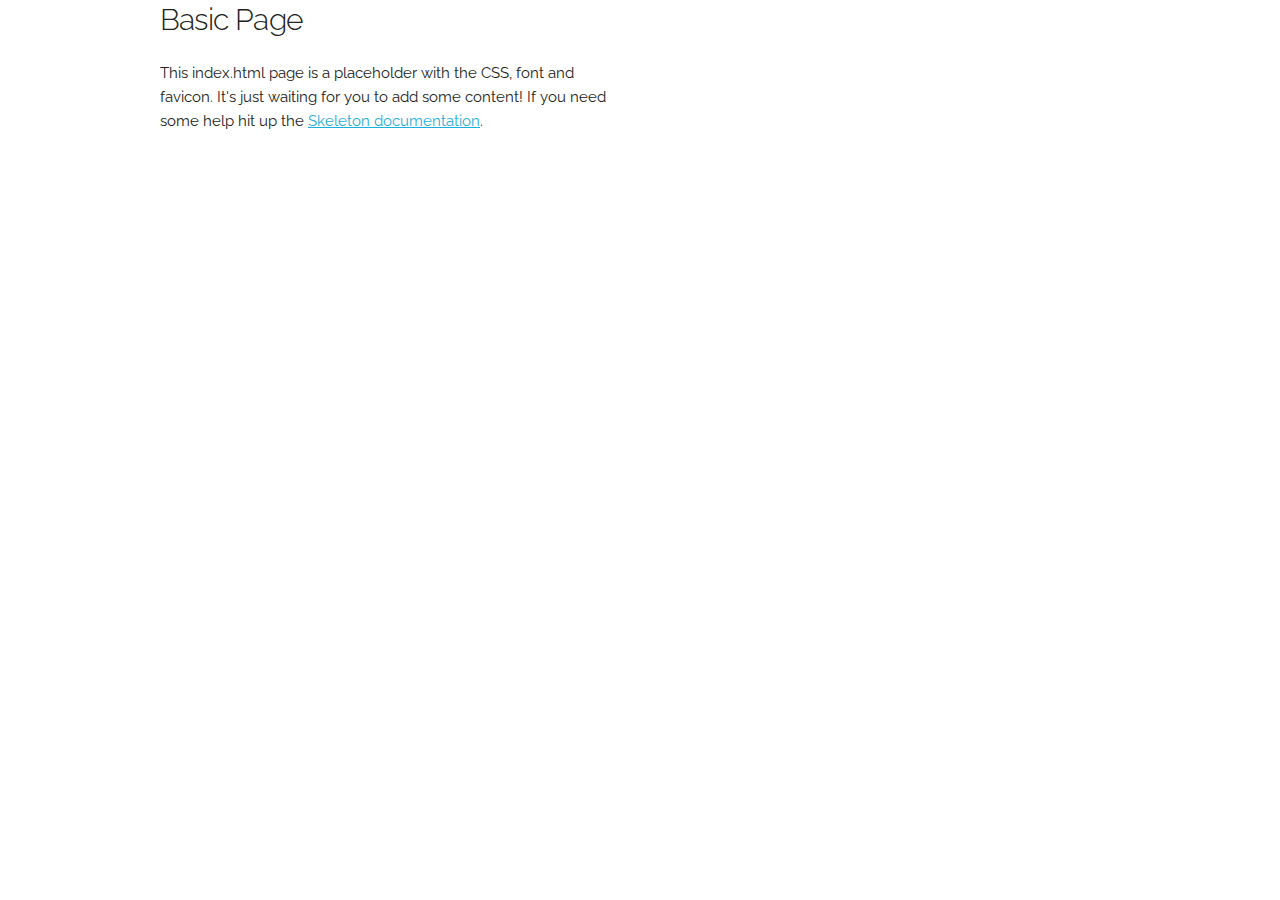
<file: skeleton-custom/index.html>
<!DOCTYPE html>
<html lang="en">
<head>

  <!-- Basic Page Needs
  –––––––––––––––––––––––––––––––––––––––––––––––––– -->
  <meta charset="utf-8">
  <title>Your page title here :)</title>
  <meta name="description" content="">
  <meta name="author" content="">

  <!-- Mobile Specific Metas
  –––––––––––––––––––––––––––––––––––––––––––––––––– -->
  <meta name="viewport" content="width=device-width, initial-scale=1">

  <!-- FONT
  –––––––––––––––––––––––––––––––––––––––––––––––––– -->
  <link href="//fonts.googleapis.com/css?family=Raleway:400,300,600" rel="stylesheet" type="text/css">

  <!-- CSS
  –––––––––––––––––––––––––––––––––––––––––––––––––– -->
  <link rel="stylesheet" href="css/normalize.css">
  <link rel="stylesheet" href="css/skeleton.css">

  <!-- Favicon
  –––––––––––––––––––––––––––––––––––––––––––––––––– -->
  <link rel="icon" type="image/png" href="images/favicon.png">

</head>
<body>

  <!-- Primary Page Layout
  –––––––––––––––––––––––––––––––––––––––––––––––––– -->
  <section id="header">
    <div class="container">
      <div class="row">
        <div class="one-half column">
          <h4>Basic Page</h4>
          <p>This index.html page is a placeholder with the CSS, font and favicon. It's just waiting for you to add some content! If you need some help hit up the <a href="http://www.getskeleton.com">Skeleton documentation</a>.</p>
        </div>
      </div>
    </div>
  </section>

<!-- End Document
  –––––––––––––––––––––––––––––––––––––––––––––––––– -->
</body>
</html>
</file>
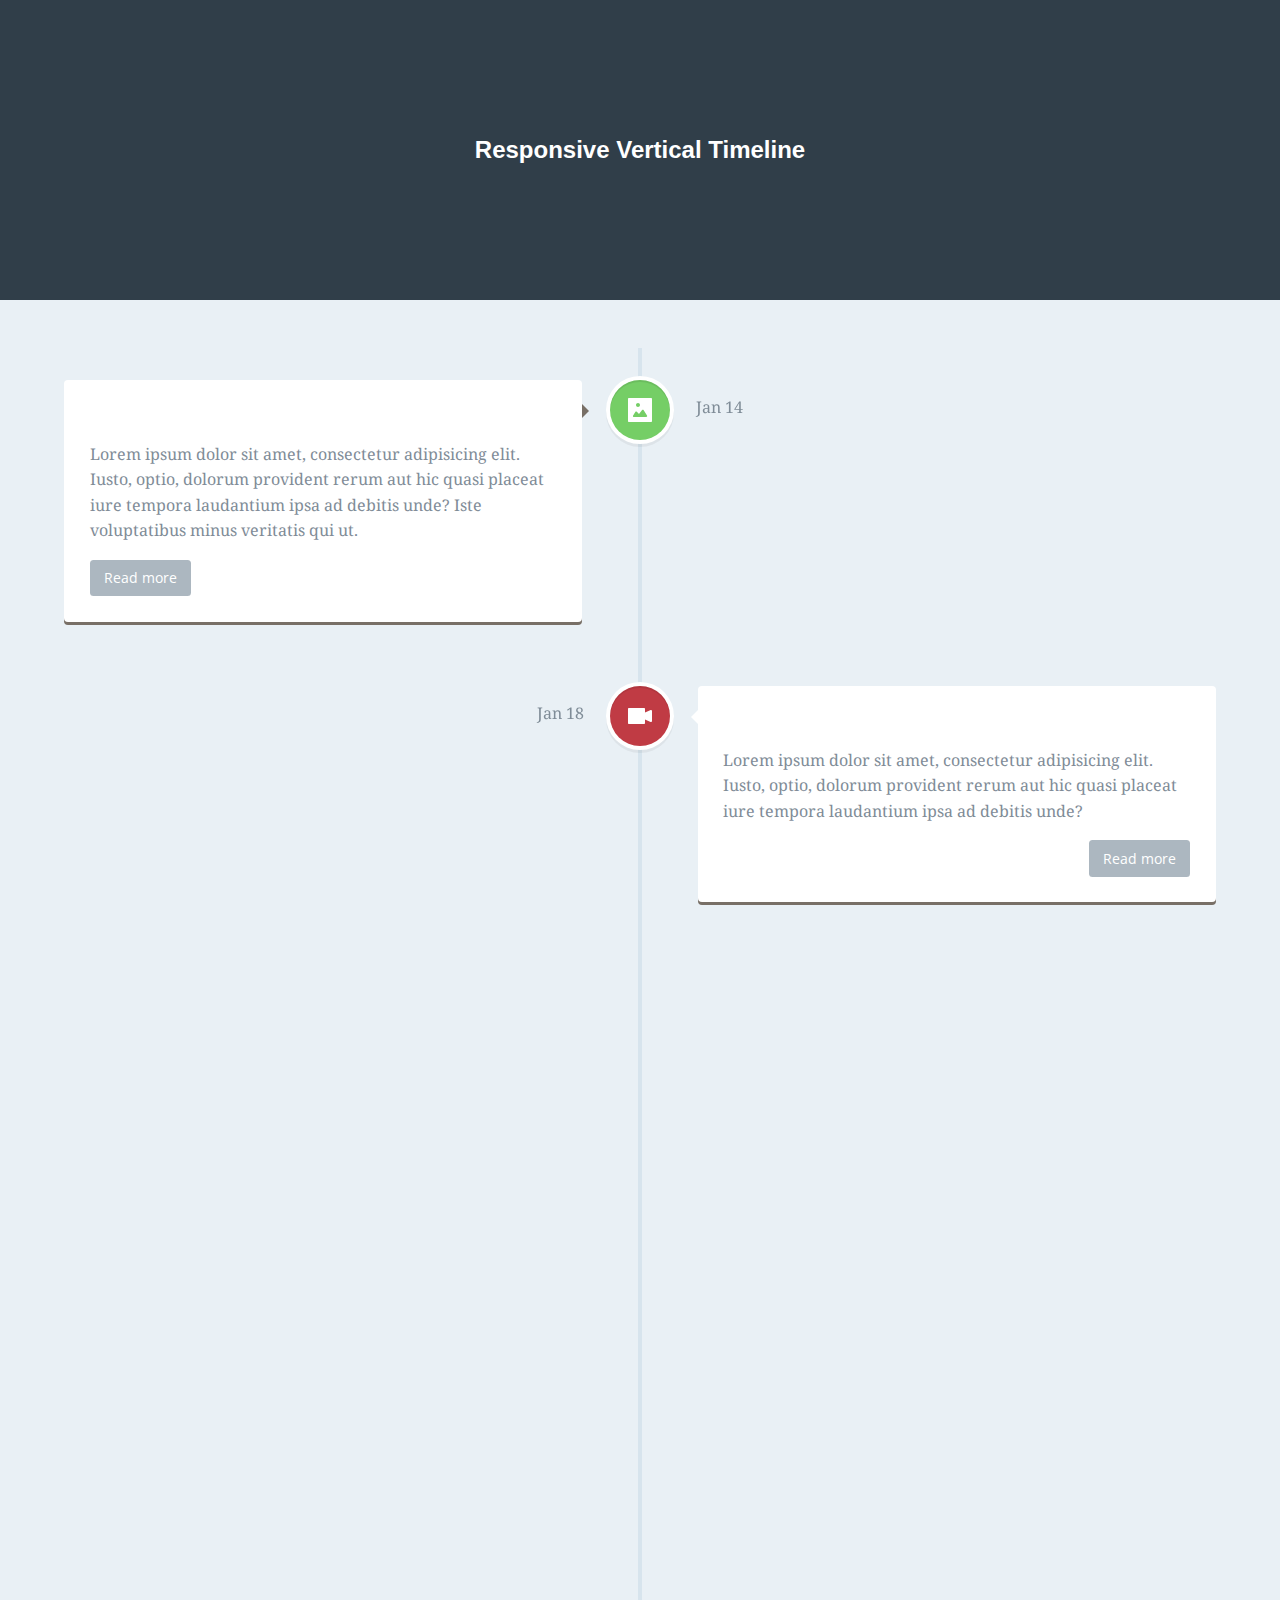
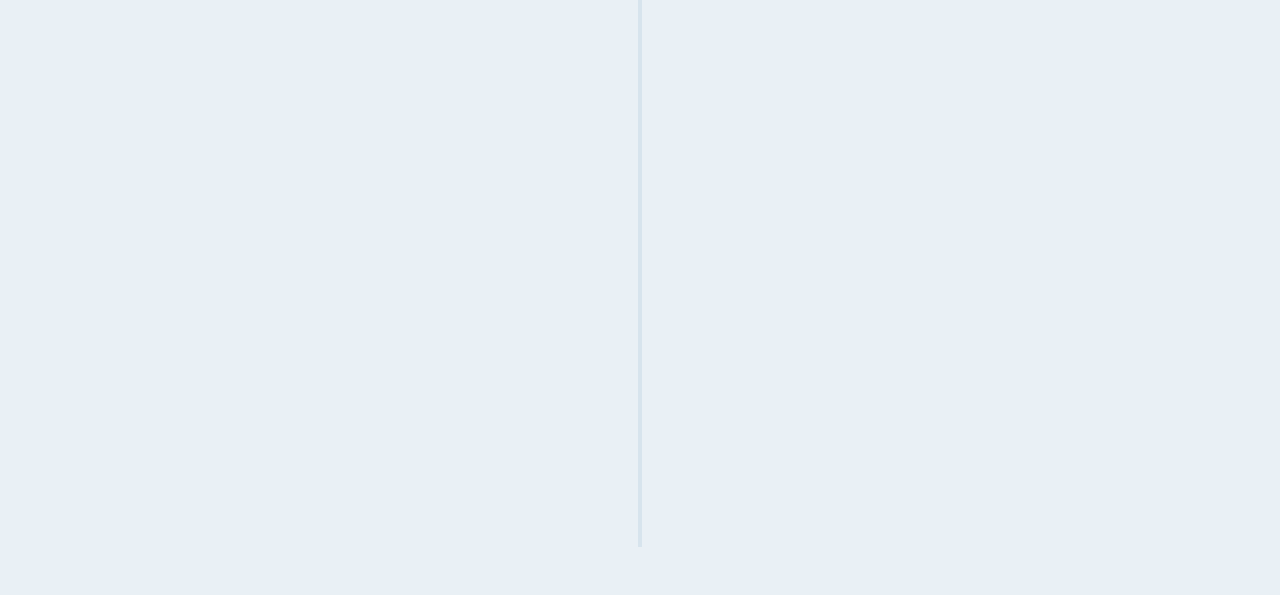
<file: vertical-timeline/index.html>
<!doctype html>
<html lang="en" class="no-js">
<head>
	<meta charset="UTF-8">
	<meta name="viewport" content="width=device-width, initial-scale=1">

	<link href='http://fonts.googleapis.com/css?family=Droid+Serif|Open+Sans:400,700' rel='stylesheet' type='text/css'>

	<link rel="stylesheet" href="css/reset.css"> <!-- CSS reset -->
	<link rel="stylesheet" href="css/style.css"> <!-- Resource style -->
	<script src="js/modernizr.js"></script> <!-- Modernizr -->

	<title>Responsive Vertical Timeline</title>
</head>
<body>
	<header>
		<h1>Responsive Vertical Timeline</h1>
	</header>

	<section id="cd-timeline" class="cd-container">
		<div class="cd-timeline-block">
			<div class="cd-timeline-img cd-picture">
				<img src="img/cd-icon-picture.svg" alt="Picture">
			</div> <!-- cd-timeline-img -->

			<div class="cd-timeline-content">
				<h2>Title of section 1</h2>
				<p>Lorem ipsum dolor sit amet, consectetur adipisicing elit. Iusto, optio, dolorum provident rerum aut hic quasi placeat iure tempora laudantium ipsa ad debitis unde? Iste voluptatibus minus veritatis qui ut.</p>
				<a href="#0" class="cd-read-more">Read more</a>
				<span class="cd-date">Jan 14</span>
			</div> <!-- cd-timeline-content -->
		</div> <!-- cd-timeline-block -->

		<div class="cd-timeline-block">
			<div class="cd-timeline-img cd-movie">
				<img src="img/cd-icon-movie.svg" alt="Movie">
			</div> <!-- cd-timeline-img -->

			<div class="cd-timeline-content">
				<h2>Title of section 2</h2>
				<p>Lorem ipsum dolor sit amet, consectetur adipisicing elit. Iusto, optio, dolorum provident rerum aut hic quasi placeat iure tempora laudantium ipsa ad debitis unde?</p>
				<a href="#0" class="cd-read-more">Read more</a>
				<span class="cd-date">Jan 18</span>
			</div> <!-- cd-timeline-content -->
		</div> <!-- cd-timeline-block -->

		<div class="cd-timeline-block">
			<div class="cd-timeline-img cd-picture">
				<img src="img/cd-icon-picture.svg" alt="Picture">
			</div> <!-- cd-timeline-img -->

			<div class="cd-timeline-content">
				<h2>Title of section 3</h2>
				<p>Lorem ipsum dolor sit amet, consectetur adipisicing elit. Excepturi, obcaecati, quisquam id molestias eaque asperiores voluptatibus cupiditate error assumenda delectus odit similique earum voluptatem doloremque dolorem ipsam quae rerum quis. Odit, itaque, deserunt corporis vero ipsum nisi eius odio natus ullam provident pariatur temporibus quia eos repellat consequuntur perferendis enim amet quae quasi repudiandae sed quod veniam dolore possimus rem voluptatum eveniet eligendi quis fugiat aliquam sunt similique aut adipisci.</p>
				<a href="#0" class="cd-read-more">Read more</a>
				<span class="cd-date">Jan 24</span>
			</div> <!-- cd-timeline-content -->
		</div> <!-- cd-timeline-block -->

		<div class="cd-timeline-block">
			<div class="cd-timeline-img cd-location">
				<img src="img/cd-icon-location.svg" alt="Location">
			</div> <!-- cd-timeline-img -->

			<div class="cd-timeline-content">
				<h2>Title of section 4</h2>
				<p>Lorem ipsum dolor sit amet, consectetur adipisicing elit. Iusto, optio, dolorum provident rerum aut hic quasi placeat iure tempora laudantium ipsa ad debitis unde? Iste voluptatibus minus veritatis qui ut.</p>
				<a href="#0" class="cd-read-more">Read more</a>
				<span class="cd-date">Feb 14</span>
			</div> <!-- cd-timeline-content -->
		</div> <!-- cd-timeline-block -->

		<div class="cd-timeline-block">
			<div class="cd-timeline-img cd-location">
				<img src="img/cd-icon-location.svg" alt="Location">
			</div> <!-- cd-timeline-img -->

			<div class="cd-timeline-content">
				<h2>Title of section 5</h2>
				<p>Lorem ipsum dolor sit amet, consectetur adipisicing elit. Iusto, optio, dolorum provident rerum.</p>
				<a href="#0" class="cd-read-more">Read more</a>
				<span class="cd-date">Feb 18</span>
			</div> <!-- cd-timeline-content -->
		</div> <!-- cd-timeline-block -->

		<div class="cd-timeline-block">
			<div class="cd-timeline-img cd-movie">
				<img src="img/cd-icon-movie.svg" alt="Movie">
			</div> <!-- cd-timeline-img -->

			<div class="cd-timeline-content">
				<h2>Final Section</h2>
				<p>This is the content of the last section</p>
				<span class="cd-date">Feb 26</span>
			</div> <!-- cd-timeline-content -->
		</div> <!-- cd-timeline-block -->
	</section> <!-- cd-timeline -->
<script src="http://ajax.googleapis.com/ajax/libs/jquery/1.11.0/jquery.min.js"></script>
<script src="js/main.js"></script> <!-- Resource jQuery -->
</body>
</html>
</file>
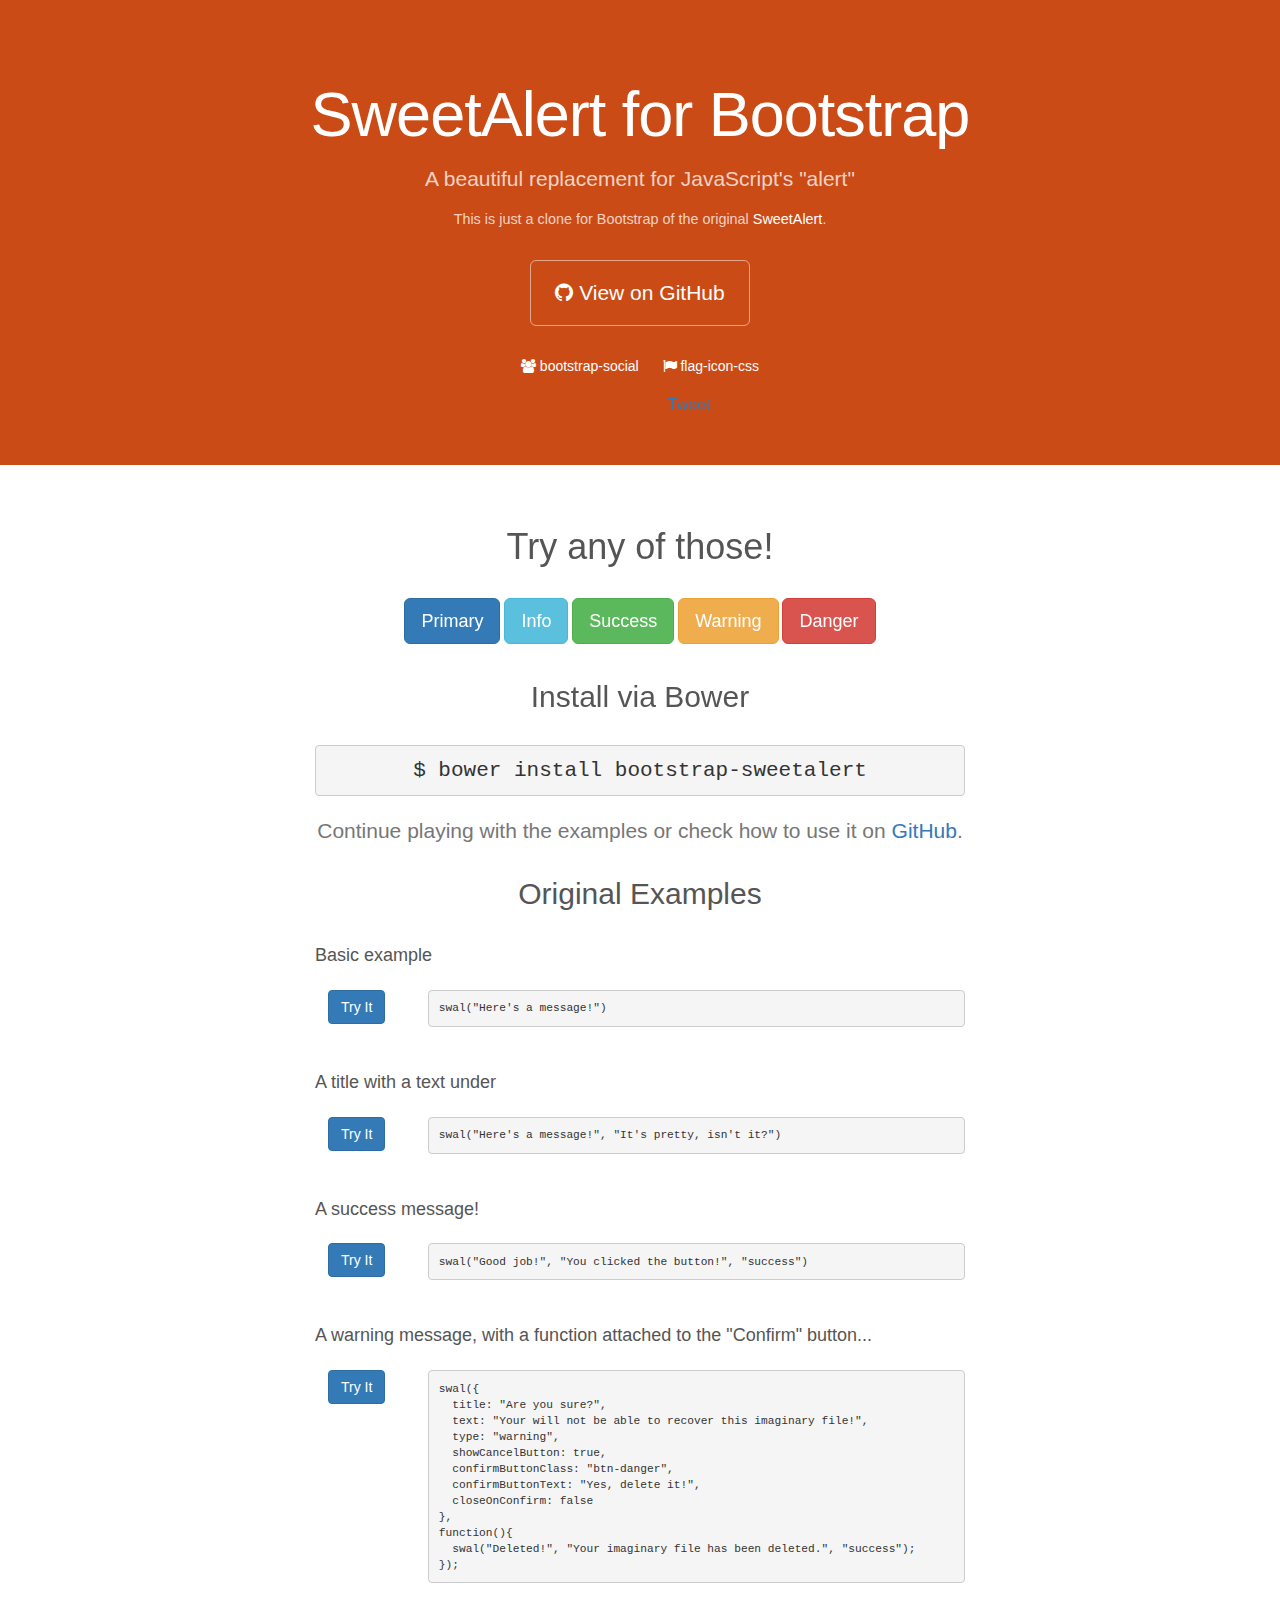
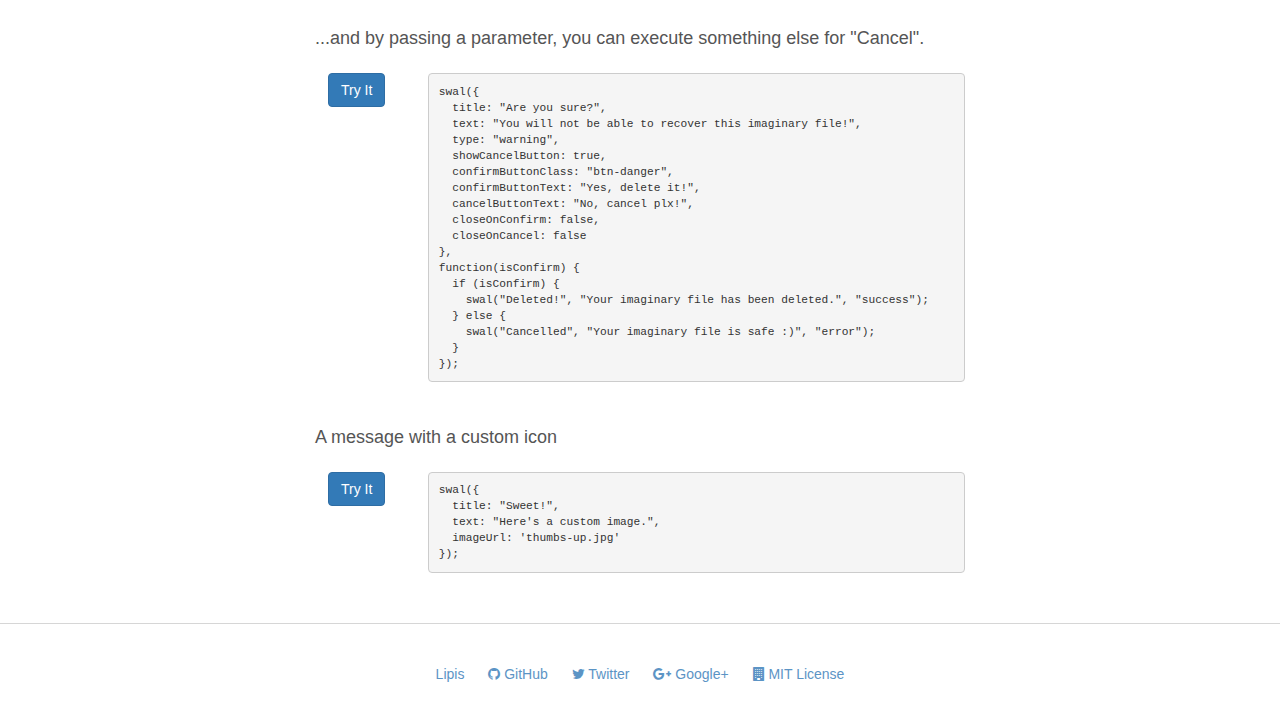
<file: old/assets/bootstrap-sweetalert/index.html>
<!DOCTYPE html>
<html lang="en">
  <head>
    <meta charset="utf-8">
    <meta http-equiv="X-UA-Compatible" content="IE=edge">
    <meta name="viewport" content="width=device-width, initial-scale=1">

    <meta property="og:title" content="Social Buttons for Bootstrap" />
    <meta property="og:description" content="A beautiful replacement for JavaScript's 'alert' for Bootstrap" />
    <meta property="og:type" content="website" />
    <meta property="og:url" content="http://lipis.github.io/bootstrap-sweetalert/" />
    <meta property="og:image" content="http://lipis.github.io/bootstrap-social/assets/bootstrap-sweetalert.png" />

    <title>SweetAlert for Bootstrap</title>

    <link href="//maxcdn.bootstrapcdn.com/bootstrap/3.2.0/css/bootstrap.min.css" rel="stylesheet">
    <link href="//maxcdn.bootstrapcdn.com/font-awesome/4.2.0/css/font-awesome.min.css" rel="stylesheet">
    <script src="//code.jquery.com/jquery-2.1.1.js"></script>
    <link href="assets/docs.css" rel="stylesheet">

    <!-- Debug -->
    <script src="//localhost:32123/livereload.js"></script>

    <!-- This is what you need -->
    <script src="lib/sweet-alert.js"></script>
    <link rel="stylesheet" href="lib/sweet-alert.css">
    <!--.......................-->

    <script>
      (function(i,s,o,g,r,a,m){i['GoogleAnalyticsObject']=r;i[r]=i[r]||function(){
      (i[r].q=i[r].q||[]).push(arguments)},i[r].l=1*new Date();a=s.createElement(o),
      m=s.getElementsByTagName(o)[0];a.async=1;a.src=g;m.parentNode.insertBefore(a,m)
      })(window,document,'script','//www.google-analytics.com/analytics.js','ga');
      ga('create', 'UA-42119746-3', 'auto');
      ga('send', 'pageview');
    </script>
  </head>

  <body>
    <div class="jumbotron">
      <h1>SweetAlert for Bootstrap</h1>
      <p>A beautiful replacement for JavaScript's "alert"</p>
      <p class="small">
        This is just a clone for Bootstrap of the original
        <a href="http://tristanedwards.me/sweetalert" target="_blank" onclick="_gaq.push(['_trackEvent', 'exit', 'header', 'Original']);">SweetAlert</a>.
      </p>
      <p>
        <a class="btn btn-outline btn-lg" href="https://github.com/lipis/sweetalert" onclick="_gaq.push(['_trackEvent', 'exit', 'main', 'GitHub']);">
          <span class="fa fa-github"></span>
          View on GitHub
        </a>
      </p>
      <ul class="jumbotron-links">
        <li><a href="http://lipis.github.io/bootstrap-social" onclick="_gaq.push(['_trackEvent', 'exit', 'header', 'bootstrap-social']);"><i class="fa fa-group"></i> bootstrap-social</a></li>
        <li><a href="http://lipis.github.io/flag-icon-css"  onclick="_gaq.push(['_trackEvent', 'exit', 'header', 'flag-icon-css']);"><i class="fa fa-flag"></i> flag-icon-css</a></li>
      </ul>

      <iframe src="http://ghbtns.com/github-btn.html?user=lipis&amp;repo=bootstrap-sweetalert&amp;type=watch&amp;count=true" class="social-share"></iframe>
      <a href="https://twitter.com/share" class="social-share twitter-share-button" data-url="http://lipis.github.io/bootstrap-sweetalert/" data-text="SweetAlert for Bootstrap! A beautiful replacement for JavaScript's 'alert'." data-via="lipis" data-hashtags="bootstrap">Tweet</a>
    </div>

    <div class="container">

      <h1>Try any of those!</h1>
      <div class="examples">
        <button class="btn btn-lg btn-primary sweet-10" onclick="_gaq.push(['_trackEvent', 'example, 'try', 'Primary']);">Primary</button>
        <button class="btn btn-lg btn-info sweet-11" onclick="_gaq.push(['_trackEvent', 'example, 'try', 'Info']);">Info</button>
        <button class="btn btn-lg btn-success sweet-12" onclick="_gaq.push(['_trackEvent', 'example, 'try', 'Success']);">Success</button>
        <button class="btn btn-lg btn-warning sweet-13" onclick="_gaq.push(['_trackEvent', 'example, 'try', 'Warning']);">Warning</button>
        <button class="btn btn-lg btn-danger sweet-14" onclick="_gaq.push(['_trackEvent', 'example, 'try', 'Danger']);">Danger</button>
      </div>


      <h2>Install via Bower</h2>

      <pre class="text-center lead">$ bower install bootstrap-sweetalert</pre>

      <p class="text-muted text-center lead">
        Continue playing with the examples or check how to use it on
        <a href="https://github.com/lipis/bootstrap-sweetalert#sweetalert-for-bootstrap">GitHub</a>.
      </p>

      <h2>Original Examples</h2>

      <h4>Basic example</h4>
      <div class="row">
        <div class="col-sm-2 text-center">
          <p><button class="btn btn-primary sweet-1" onclick="_gaq.push(['_trackEvent', 'example', 'try', 'sweet-1']);">Try It</button></p>
        </div>
        <div class="col-sm-10">
          <pre class="code">swal("Here's a message!")</pre>
        </div>
      </div>

      <h4>A title with a text under</h4>
      <div class="row">
        <div class="col-sm-2 text-center">
          <p><button class="btn btn-primary sweet-2" onclick="_gaq.push(['_trackEvent', 'example', 'try', 'sweet-2']);">Try It</button></p>
        </div>
        <div class="col-sm-10">
          <pre>swal("Here's a message!", "It's pretty, isn't it?")</pre>
        </div>
      </div>

      <h4>A success message!</h4>
      <div class="row">
        <div class="col-sm-2 text-center">
          <p><button class="btn btn-primary sweet-3" onclick="_gaq.push(['_trackEvent', 'example', 'try', 'sweet-3']);">Try It</button></p>
        </div>
        <div class="col-sm-10">
          <pre>swal("Good job!", "You clicked the button!", "success")</pre>
        </div>
      </div>

      <h4>A warning message, with a function attached to the "Confirm" button...</h4>
      <div class="row">
        <div class="col-sm-2 text-center">
          <p><button class="btn btn-primary sweet-4" onclick="_gaq.push(['_trackEvent', 'example', 'try', 'sweet-4']);">Try It</button></p>
        </div>
        <div class="col-sm-10">
          <pre>
swal({
  title: "Are you sure?",
  text: "Your will not be able to recover this imaginary file!",
  type: "warning",
  showCancelButton: true,
  confirmButtonClass: "btn-danger",
  confirmButtonText: "Yes, delete it!",
  closeOnConfirm: false
},
function(){
  swal("Deleted!", "Your imaginary file has been deleted.", "success");
});</pre>
        </div>
      </div>

      <h4>...and by passing a parameter, you can execute something else for "Cancel".</h4>
      <div class="row">
        <div class="col-sm-2 text-center">
          <p><button class="btn btn-primary sweet-5" onclick="_gaq.push(['_trackEvent', 'example', 'try', 'sweet-5']);">Try It</button></p>
        </div>
        <div class="col-sm-10">
          <pre>
swal({
  title: "Are you sure?",
  text: "You will not be able to recover this imaginary file!",
  type: "warning",
  showCancelButton: true,
  confirmButtonClass: "btn-danger",
  confirmButtonText: "Yes, delete it!",
  cancelButtonText: "No, cancel plx!",
  closeOnConfirm: false,
  closeOnCancel: false
},
function(isConfirm) {
  if (isConfirm) {
    swal("Deleted!", "Your imaginary file has been deleted.", "success");
  } else {
    swal("Cancelled", "Your imaginary file is safe :)", "error");
  }
});</pre>
        </div>
      </div>

      <h4>A message with a custom icon</h4>
      <div class="row">
        <div class="col-sm-2 text-center">
          <p><button class="btn btn-primary sweet-6" onclick="_gaq.push(['_trackEvent', 'exit', 'footer', 'Lipis']);">Try It</button></p>
        </div>
        <div class="col-sm-10">
          <pre>
swal({
  title: "Sweet!",
  text: "Here's a custom image.",
  imageUrl: 'thumbs-up.jpg'
});</pre>
        </div>
      </div>
    </div>
    <footer>
      <ul class="links">
        <li><a href="http://lip.is" onclick="_gaq.push(['_trackEvent', 'exit', 'footer', 'Lipis']);">Lipis</a></li>
        <li><a href="http://github.com/lipis" onclick="_gaq.push(['_trackEvent', 'exit', 'footer', 'GitHub']);"><i class="fa fa-github"></i> GitHub</a></li>
        <li><a href="http://twitter.com/lipis" onclick="_gaq.push(['_trackEvent', 'exit', 'footer', 'Twitter']);"><i class="fa fa-twitter"></i> Twitter</a></li>
        <li><a href="http://google.com/+PanayiotisLipiridis" onclick="_gaq.push(['_trackEvent', 'exit', 'footer', 'Google+']);"><i class="fa fa-google-plus"></i> Google+</a></li>
        <li><a href="http://opensource.org/licenses/MIT" onclick="_gaq.push(['_trackEvent', 'exit', 'footer', 'MIT']);"><i class="fa fa-building"></i> MIT License</a></li>
      </ul>
    </footer>

    <script>
      document.querySelector('.sweet-1').onclick = function(){
        swal("Here's a message!");
      };

      document.querySelector('.sweet-2').onclick = function(){
        swal("Here's a message!", "It's pretty, isn't it?")
      };

      document.querySelector('.sweet-3').onclick = function(){
        swal("Good job!", "You clicked the button!", "success");
      };

      document.querySelector('.sweet-4').onclick = function(){
        swal({
          title: "Are you sure?",
          text: "You will not be able to recover this imaginary file!",
          type: "warning",
          showCancelButton: true,
          confirmButtonClass: 'btn-danger',
          confirmButtonText: 'Yes, delete it!',
          closeOnConfirm: false,
          //closeOnCancel: false
        },
        function(){
          swal("Deleted!", "Your imaginary file has been deleted!", "success");
        });
      };

      document.querySelector('.sweet-5').onclick = function(){
        swal({
          title: "Are you sure?",
          text: "You will not be able to recover this imaginary file!",
          type: "warning",
          showCancelButton: true,
          confirmButtonClass: 'btn-danger',
          confirmButtonText: 'Yes, delete it!',
          cancelButtonText: "No, cancel plx!",
          closeOnConfirm: false,
          closeOnCancel: false
        },
        function(isConfirm){
          if (isConfirm){
            swal("Deleted!", "Your imaginary file has been deleted!", "success");
          } else {
            swal("Cancelled", "Your imaginary file is safe :)", "error");
          }
        });
      };

      document.querySelector('.sweet-6').onclick = function(){
        swal({
          title: "Sweet!",
          text: "Here's a custom image.",
          imageUrl: 'assets/thumbs-up.jpg'
        });
      };

      document.querySelector('.sweet-10').onclick = function(){
        swal({
          title: "Are you sure?",
          text: "You will not be able to recover this imaginary file!",
          type: "info",
          showCancelButton: true,
          confirmButtonClass: 'btn-primary',
          confirmButtonText: 'Primary!'
        });
      };

      document.querySelector('.sweet-11').onclick = function(){
        swal({
          title: "Are you sure?",
          text: "You will not be able to recover this imaginary file!",
          type: "info",
          showCancelButton: true,
          confirmButtonClass: 'btn-info',
          confirmButtonText: 'Info!'
        });
      };

      document.querySelector('.sweet-12').onclick = function(){
        swal({
          title: "Are you sure?",
          text: "You will not be able to recover this imaginary file!",
          type: "success",
          showCancelButton: true,
          confirmButtonClass: 'btn-success',
          confirmButtonText: 'Success!'
        });
      };

      document.querySelector('.sweet-13').onclick = function(){
        swal({
          title: "Are you sure?",
          text: "You will not be able to recover this imaginary file!",
          type: "warning",
          showCancelButton: true,
          confirmButtonClass: 'btn-warning',
          confirmButtonText: 'Warning!'
        });
      };

      document.querySelector('.sweet-14').onclick = function(){
        swal({
          title: "Are you sure?",
          text: "You will not be able to recover this imaginary file!",
          type: "error",
          showCancelButton: true,
          confirmButtonClass: 'btn-danger',
          confirmButtonText: 'Danger!'
        });
      };
    </script>
    <script>
      !function(d,s,id){var js,fjs=d.getElementsByTagName(s)[0],p=/^http:/.test(d.location)?'http':'https';if(!d.getElementById(id)){js=d.createElement(s);js.id=id;js.src=p+'://platform.twitter.com/widgets.js';fjs.parentNode.insertBefore(js,fjs);}}(document, 'script', 'twitter-wjs');
    </script>
  </body>
</html>
</file>
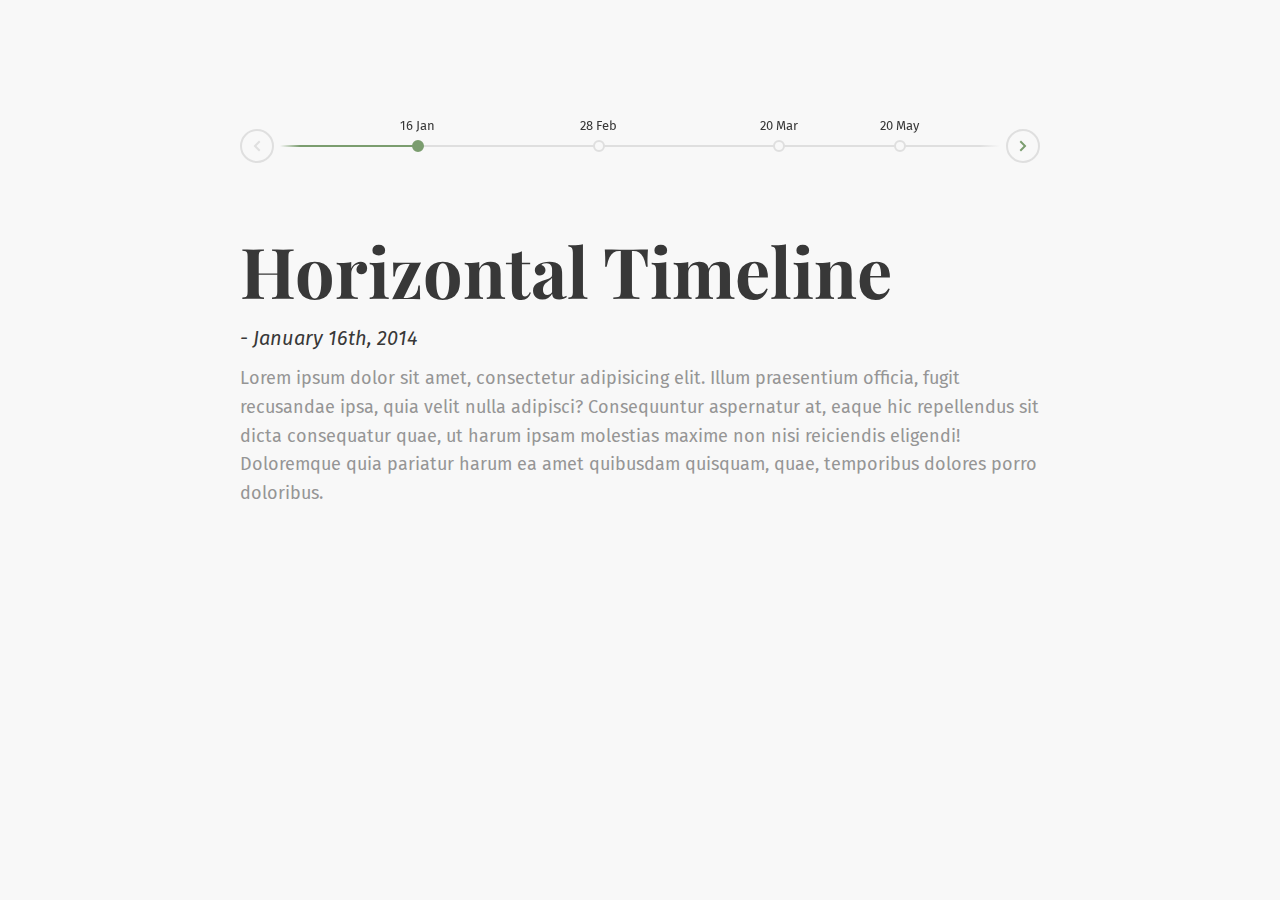
<file: old/assets/horizontal-timeline/index.html>
<!doctype html>
<html lang="en" class="no-js">
<head>
	<meta charset="UTF-8">
	<meta name="viewport" content="width=device-width, initial-scale=1">
	
	<link href='https://fonts.googleapis.com/css?family=Playfair+Display:700,900|Fira+Sans:400,400italic' rel='stylesheet' type='text/css'>

	<link rel="stylesheet" href="css/reset.css"> <!-- CSS reset -->
	<link rel="stylesheet" href="css/style.css"> <!-- Resource style -->
	<script src="js/modernizr.js"></script> <!-- Modernizr -->
  	
	<title>Horizontal Timeline | CodyHouse</title>
</head>
<body>
<section class="cd-horizontal-timeline">
	<div class="timeline">
		<div class="events-wrapper">
			<div class="events">
				<ol>
					<li><a href="#0" data-date="16/01/2014" class="selected">16 Jan</a></li>
					<li><a href="#0" data-date="28/02/2014">28 Feb</a></li>
					<li><a href="#0" data-date="20/04/2014">20 Mar</a></li>
					<li><a href="#0" data-date="20/05/2014">20 May</a></li>
					<li><a href="#0" data-date="09/07/2014">09 Jul</a></li>
					<li><a href="#0" data-date="30/08/2014">30 Aug</a></li>
					<li><a href="#0" data-date="15/09/2014">15 Sep</a></li>
					<li><a href="#0" data-date="01/11/2014">01 Nov</a></li>
					<li><a href="#0" data-date="10/12/2014">10 Dec</a></li>
					<li><a href="#0" data-date="19/01/2015">29 Jan</a></li>
					<li><a href="#0" data-date="03/03/2015">3 Mar</a></li>
				</ol>

				<span class="filling-line" aria-hidden="true"></span>
			</div> <!-- .events -->
		</div> <!-- .events-wrapper -->
			
		<ul class="cd-timeline-navigation">
			<li><a href="#0" class="prev inactive">Prev</a></li>
			<li><a href="#0" class="next">Next</a></li>
		</ul> <!-- .cd-timeline-navigation -->
	</div> <!-- .timeline -->

	<div class="events-content">
		<ol>
			<li class="selected" data-date="16/01/2014">
				<h2>Horizontal Timeline</h2>
				<em>January 16th, 2014</em>
				<p>	
					Lorem ipsum dolor sit amet, consectetur adipisicing elit. Illum praesentium officia, fugit recusandae ipsa, quia velit nulla adipisci? Consequuntur aspernatur at, eaque hic repellendus sit dicta consequatur quae, ut harum ipsam molestias maxime non nisi reiciendis eligendi! Doloremque quia pariatur harum ea amet quibusdam quisquam, quae, temporibus dolores porro doloribus.
				</p>
			</li>

			<li data-date="28/02/2014">
				<h2>Event title here</h2>
				<em>February 28th, 2014</em>
				<p>	
					Lorem ipsum dolor sit amet, consectetur adipisicing elit. Illum praesentium officia, fugit recusandae ipsa, quia velit nulla adipisci? Consequuntur aspernatur at, eaque hic repellendus sit dicta consequatur quae, ut harum ipsam molestias maxime non nisi reiciendis eligendi! Doloremque quia pariatur harum ea amet quibusdam quisquam, quae, temporibus dolores porro doloribus.
				</p>
			</li>

			<li data-date="20/04/2014">
				<h2>Event title here</h2>
				<em>March 20th, 2014</em>
				<p>	
					Lorem ipsum dolor sit amet, consectetur adipisicing elit. Illum praesentium officia, fugit recusandae ipsa, quia velit nulla adipisci? Consequuntur aspernatur at, eaque hic repellendus sit dicta consequatur quae, ut harum ipsam molestias maxime non nisi reiciendis eligendi! Doloremque quia pariatur harum ea amet quibusdam quisquam, quae, temporibus dolores porro doloribus.
				</p>
			</li>

			<li data-date="20/05/2014">
				<h2>Event title here</h2>
				<em>May 20th, 2014</em>
				<p>	
					Lorem ipsum dolor sit amet, consectetur adipisicing elit. Illum praesentium officia, fugit recusandae ipsa, quia velit nulla adipisci? Consequuntur aspernatur at, eaque hic repellendus sit dicta consequatur quae, ut harum ipsam molestias maxime non nisi reiciendis eligendi! Doloremque quia pariatur harum ea amet quibusdam quisquam, quae, temporibus dolores porro doloribus.
				</p>
			</li>

			<li data-date="09/07/2014">
				<h2>Event title here</h2>
				<em>July 9th, 2014</em>
				<p>	
					Lorem ipsum dolor sit amet, consectetur adipisicing elit. Illum praesentium officia, fugit recusandae ipsa, quia velit nulla adipisci? Consequuntur aspernatur at, eaque hic repellendus sit dicta consequatur quae, ut harum ipsam molestias maxime non nisi reiciendis eligendi! Doloremque quia pariatur harum ea amet quibusdam quisquam, quae, temporibus dolores porro doloribus.
				</p>
			</li>

			<li data-date="30/08/2014">
				<h2>Event title here</h2>
				<em>August 30th, 2014</em>
				<p>	
					Lorem ipsum dolor sit amet, consectetur adipisicing elit. Illum praesentium officia, fugit recusandae ipsa, quia velit nulla adipisci? Consequuntur aspernatur at, eaque hic repellendus sit dicta consequatur quae, ut harum ipsam molestias maxime non nisi reiciendis eligendi! Doloremque quia pariatur harum ea amet quibusdam quisquam, quae, temporibus dolores porro doloribus.
				</p>
			</li>

			<li data-date="15/09/2014">
				<h2>Event title here</h2>
				<em>September 15th, 2014</em>
				<p>	
					Lorem ipsum dolor sit amet, consectetur adipisicing elit. Illum praesentium officia, fugit recusandae ipsa, quia velit nulla adipisci? Consequuntur aspernatur at, eaque hic repellendus sit dicta consequatur quae, ut harum ipsam molestias maxime non nisi reiciendis eligendi! Doloremque quia pariatur harum ea amet quibusdam quisquam, quae, temporibus dolores porro doloribus.
				</p>
			</li>

			<li data-date="01/11/2014">
				<h2>Event title here</h2>
				<em>November 1st, 2014</em>
				<p>	
					Lorem ipsum dolor sit amet, consectetur adipisicing elit. Illum praesentium officia, fugit recusandae ipsa, quia velit nulla adipisci? Consequuntur aspernatur at, eaque hic repellendus sit dicta consequatur quae, ut harum ipsam molestias maxime non nisi reiciendis eligendi! Doloremque quia pariatur harum ea amet quibusdam quisquam, quae, temporibus dolores porro doloribus.
				</p>
			</li>

			<li data-date="10/12/2014">
				<h2>Event title here</h2>
				<em>December 10th, 2014</em>
				<p>	
					Lorem ipsum dolor sit amet, consectetur adipisicing elit. Illum praesentium officia, fugit recusandae ipsa, quia velit nulla adipisci? Consequuntur aspernatur at, eaque hic repellendus sit dicta consequatur quae, ut harum ipsam molestias maxime non nisi reiciendis eligendi! Doloremque quia pariatur harum ea amet quibusdam quisquam, quae, temporibus dolores porro doloribus.
				</p>
			</li>

			<li data-date="19/01/2015">
				<h2>Event title here</h2>
				<em>January 19th, 2015</em>
				<p>	
					Lorem ipsum dolor sit amet, consectetur adipisicing elit. Illum praesentium officia, fugit recusandae ipsa, quia velit nulla adipisci? Consequuntur aspernatur at, eaque hic repellendus sit dicta consequatur quae, ut harum ipsam molestias maxime non nisi reiciendis eligendi! Doloremque quia pariatur harum ea amet quibusdam quisquam, quae, temporibus dolores porro doloribus.
				</p>
			</li>

			<li data-date="03/03/2015">
				<h2>Event title here</h2>
				<em>March 3rd, 2015</em>
				<p>	
					Lorem ipsum dolor sit amet, consectetur adipisicing elit. Illum praesentium officia, fugit recusandae ipsa, quia velit nulla adipisci? Consequuntur aspernatur at, eaque hic repellendus sit dicta consequatur quae, ut harum ipsam molestias maxime non nisi reiciendis eligendi! Doloremque quia pariatur harum ea amet quibusdam quisquam, quae, temporibus dolores porro doloribus.
				</p>
			</li>
		</ol>
	</div> <!-- .events-content -->
</section>
	
<script src="js/jquery-2.1.4.js"></script>
<script src="js/jquery.mobile.custom.min.js"></script>
<script src="js/main.js"></script> <!-- Resource jQuery -->
</body>
</html>
</file>
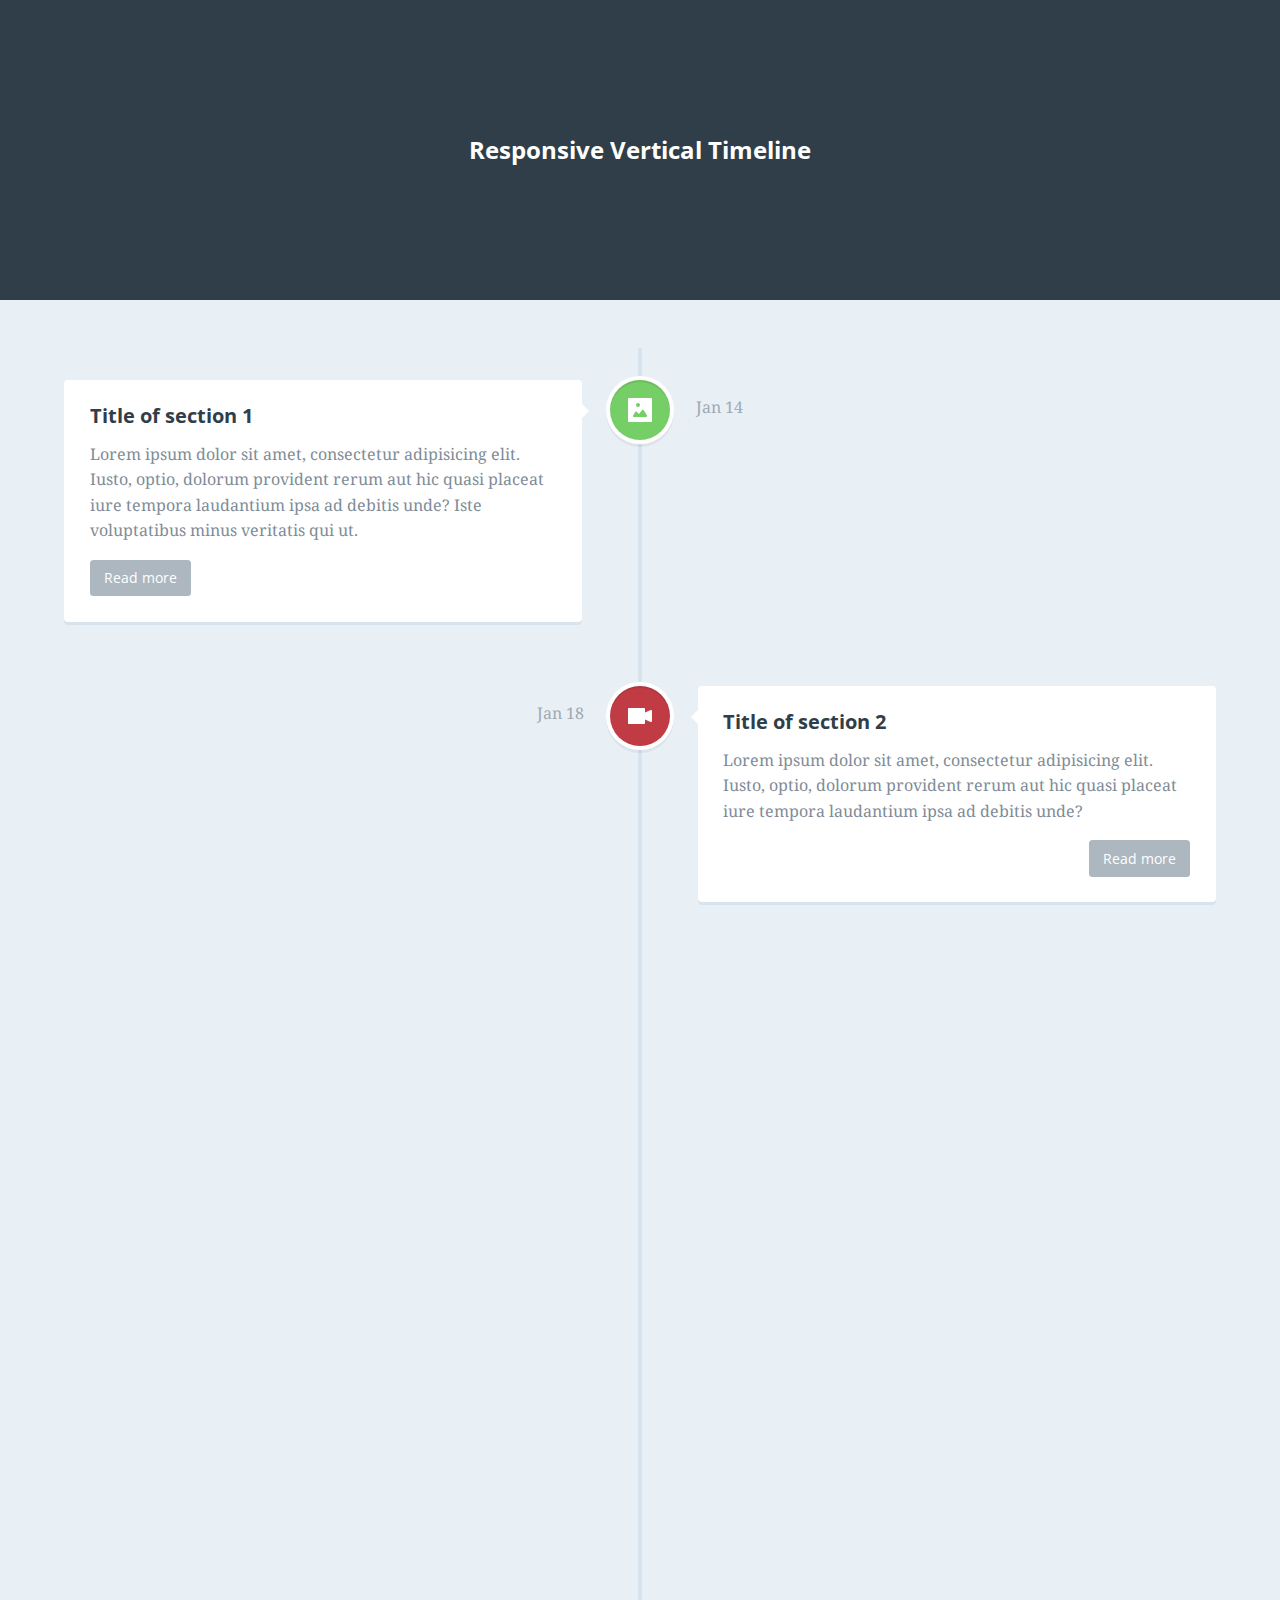
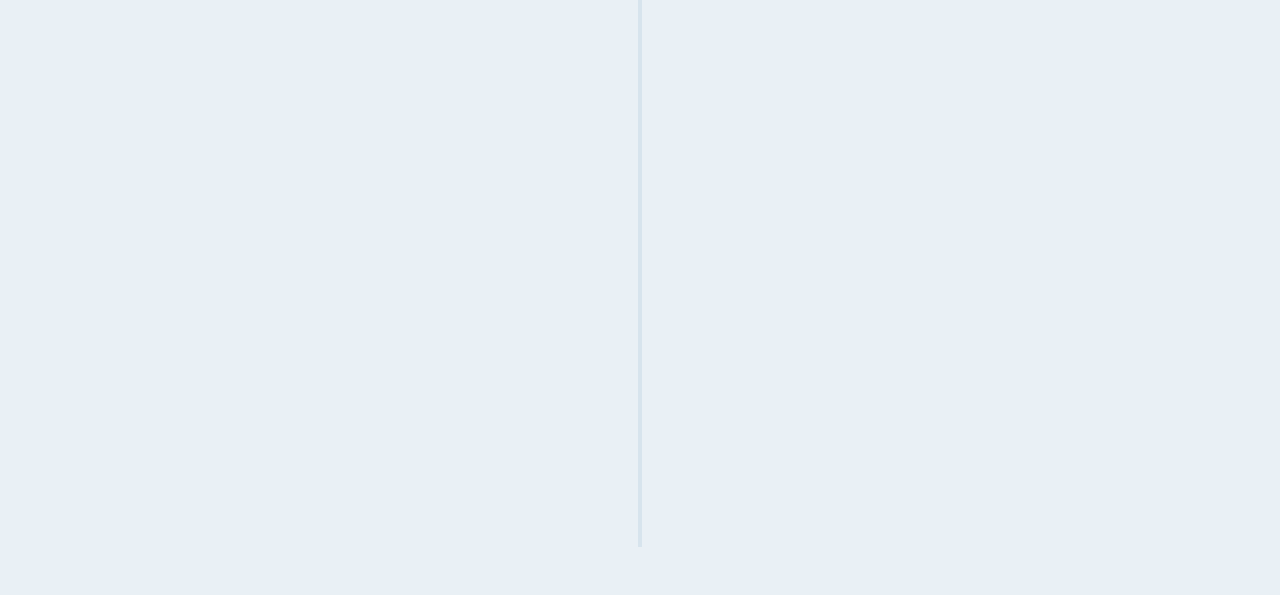
<file: old/assets/vertical-timeline/index.html>
<!doctype html>
<html lang="en" class="no-js">
<head>
	<meta charset="UTF-8">
	<meta name="viewport" content="width=device-width, initial-scale=1">

	<link href='http://fonts.googleapis.com/css?family=Droid+Serif|Open+Sans:400,700' rel='stylesheet' type='text/css'>

	<link rel="stylesheet" href="css/reset.css"> <!-- CSS reset -->
	<link rel="stylesheet" href="css/style.css"> <!-- Resource style -->
	<script src="js/modernizr.js"></script> <!-- Modernizr -->
  	
	<title>Responsive Vertical Timeline</title>
</head>
<body>
	<header>
		<h1>Responsive Vertical Timeline</h1>
	</header>

	<section id="cd-timeline" class="cd-container">
		<div class="cd-timeline-block">
			<div class="cd-timeline-img cd-picture">
				<img src="img/cd-icon-picture.svg" alt="Picture">
			</div> <!-- cd-timeline-img -->

			<div class="cd-timeline-content">
				<h2>Title of section 1</h2>
				<p>Lorem ipsum dolor sit amet, consectetur adipisicing elit. Iusto, optio, dolorum provident rerum aut hic quasi placeat iure tempora laudantium ipsa ad debitis unde? Iste voluptatibus minus veritatis qui ut.</p>
				<a href="#0" class="cd-read-more">Read more</a>
				<span class="cd-date">Jan 14</span>
			</div> <!-- cd-timeline-content -->
		</div> <!-- cd-timeline-block -->

		<div class="cd-timeline-block">
			<div class="cd-timeline-img cd-movie">
				<img src="img/cd-icon-movie.svg" alt="Movie">
			</div> <!-- cd-timeline-img -->

			<div class="cd-timeline-content">
				<h2>Title of section 2</h2>
				<p>Lorem ipsum dolor sit amet, consectetur adipisicing elit. Iusto, optio, dolorum provident rerum aut hic quasi placeat iure tempora laudantium ipsa ad debitis unde?</p>
				<a href="#0" class="cd-read-more">Read more</a>
				<span class="cd-date">Jan 18</span>
			</div> <!-- cd-timeline-content -->
		</div> <!-- cd-timeline-block -->

		<div class="cd-timeline-block">
			<div class="cd-timeline-img cd-picture">
				<img src="img/cd-icon-picture.svg" alt="Picture">
			</div> <!-- cd-timeline-img -->

			<div class="cd-timeline-content">
				<h2>Title of section 3</h2>
				<p>Lorem ipsum dolor sit amet, consectetur adipisicing elit. Excepturi, obcaecati, quisquam id molestias eaque asperiores voluptatibus cupiditate error assumenda delectus odit similique earum voluptatem doloremque dolorem ipsam quae rerum quis. Odit, itaque, deserunt corporis vero ipsum nisi eius odio natus ullam provident pariatur temporibus quia eos repellat consequuntur perferendis enim amet quae quasi repudiandae sed quod veniam dolore possimus rem voluptatum eveniet eligendi quis fugiat aliquam sunt similique aut adipisci.</p>
				<a href="#0" class="cd-read-more">Read more</a>
				<span class="cd-date">Jan 24</span>
			</div> <!-- cd-timeline-content -->
		</div> <!-- cd-timeline-block -->

		<div class="cd-timeline-block">
			<div class="cd-timeline-img cd-location">
				<img src="img/cd-icon-location.svg" alt="Location">
			</div> <!-- cd-timeline-img -->

			<div class="cd-timeline-content">
				<h2>Title of section 4</h2>
				<p>Lorem ipsum dolor sit amet, consectetur adipisicing elit. Iusto, optio, dolorum provident rerum aut hic quasi placeat iure tempora laudantium ipsa ad debitis unde? Iste voluptatibus minus veritatis qui ut.</p>
				<a href="#0" class="cd-read-more">Read more</a>
				<span class="cd-date">Feb 14</span>
			</div> <!-- cd-timeline-content -->
		</div> <!-- cd-timeline-block -->

		<div class="cd-timeline-block">
			<div class="cd-timeline-img cd-location">
				<img src="img/cd-icon-location.svg" alt="Location">
			</div> <!-- cd-timeline-img -->

			<div class="cd-timeline-content">
				<h2>Title of section 5</h2>
				<p>Lorem ipsum dolor sit amet, consectetur adipisicing elit. Iusto, optio, dolorum provident rerum.</p>
				<a href="#0" class="cd-read-more">Read more</a>
				<span class="cd-date">Feb 18</span>
			</div> <!-- cd-timeline-content -->
		</div> <!-- cd-timeline-block -->

		<div class="cd-timeline-block">
			<div class="cd-timeline-img cd-movie">
				<img src="img/cd-icon-movie.svg" alt="Movie">
			</div> <!-- cd-timeline-img -->

			<div class="cd-timeline-content">
				<h2>Final Section</h2>
				<p>This is the content of the last section</p>
				<span class="cd-date">Feb 26</span>
			</div> <!-- cd-timeline-content -->
		</div> <!-- cd-timeline-block -->
	</section> <!-- cd-timeline -->
<script src="http://ajax.googleapis.com/ajax/libs/jquery/1.11.0/jquery.min.js"></script>
<script src="js/main.js"></script> <!-- Resource jQuery -->
</body>
</html>
</file>
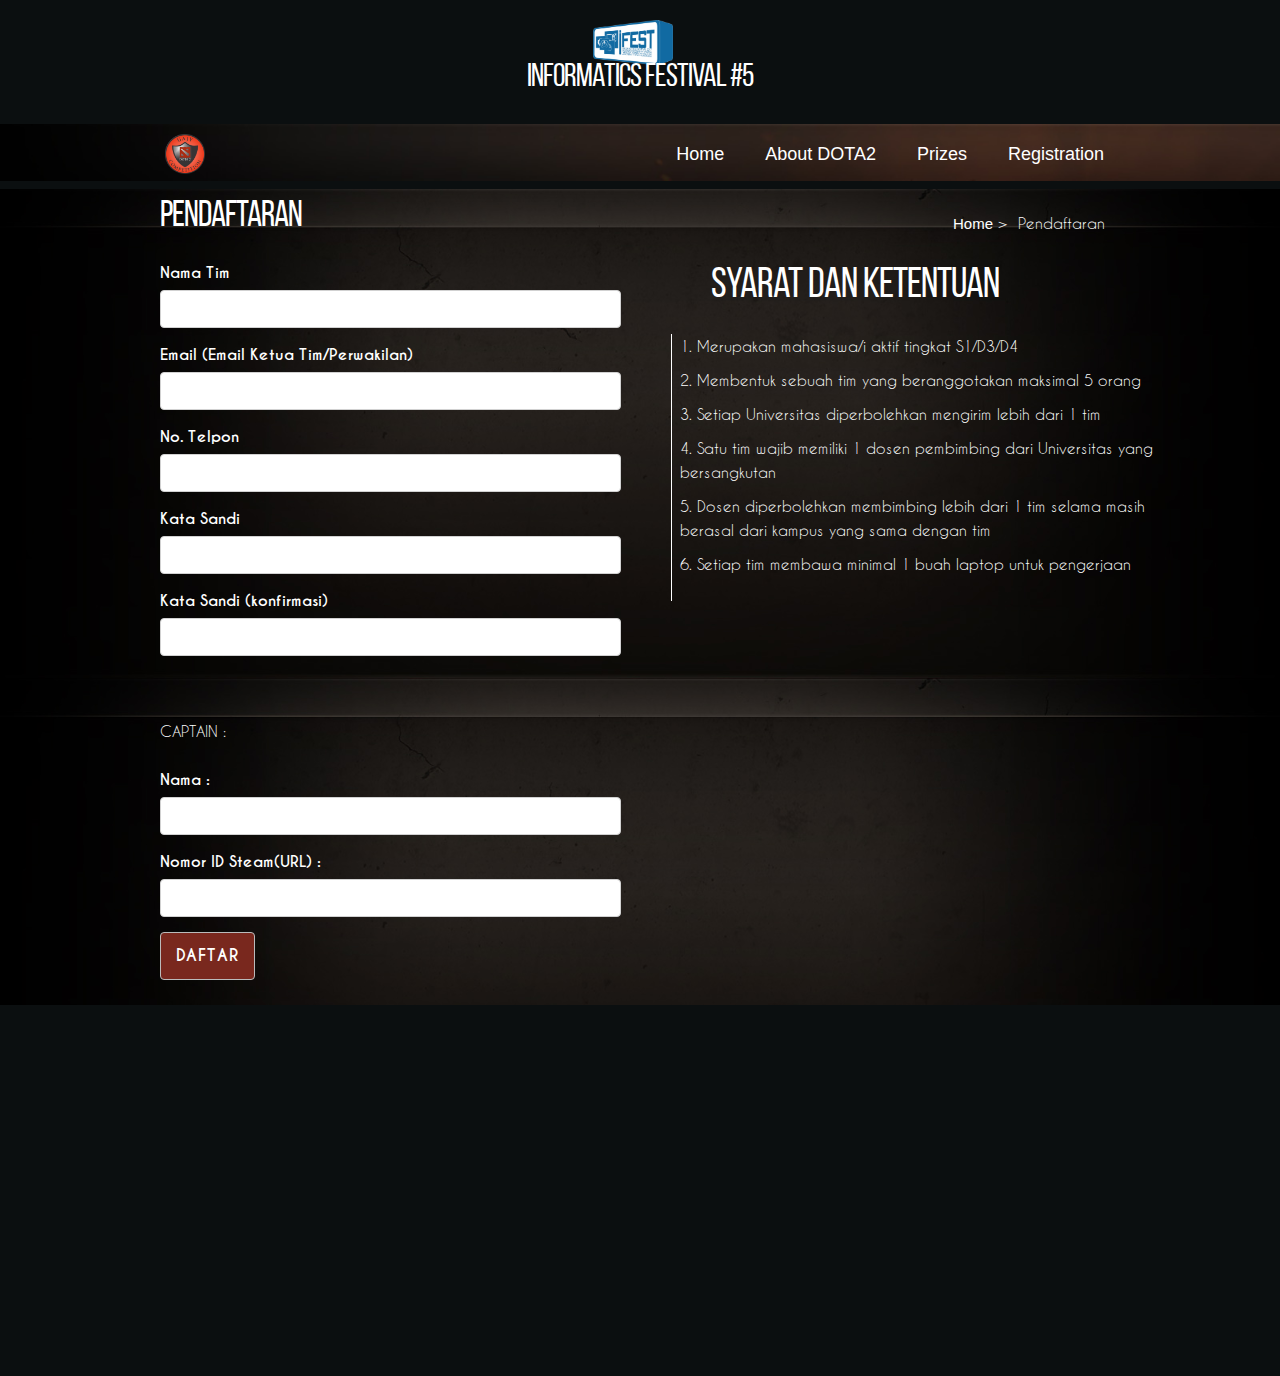
<file: form.html>
<!DOCTYPE html>
<html lang="en">
<head>
  <!-- Basic Page Needs
  –––––––––––––––––––––––––––––––––––––––––––––––––– -->
  <meta charset="utf-8">
  <title>Dota2 Competition</title>
  <meta name="description" content="UAJY Programming Competition">
  <meta name="author" content="Panitia IFEST #5 UAJY">
  <!-- Mobile Specific Metas
  –––––––––––––––––––––––––––––––––––––––––––––––––– -->
  <meta name="viewport" content="width=device-width, initial-scale=1">
  <!-- FONT
  –––––––––––––––––––––––––––––––––––––––––––––––––– -->
  <!-- CSS
  –––––––––––––––––––––––––––––––––––––––––––––––––– -->
  <link rel="stylesheet" href="bower_components/flexslider/flexslider.css">
  <link rel="stylesheet" href="vertical-timeline/css/style.css">
  <link rel="stylesheet" href="css/normalize.css">
  <link rel="stylesheet" href="css/skeleton.css">
  <link rel="stylesheet" href="css/style.css">
  <link rel="stylesheet" href="css/mobile.css">
  <!-- Favicon
  –––––––––––––––––––––––––––––––––––––––––––––––––– -->
  <script src="scrollreveal-master/dist/scrollreveal.js"></script>
  <script src="scrollreveal-master/dist/scrollreveal.min.js"></script>

  <link rel="icon" type="image/png" href="images/favicon.png">
  <script>
    window.sr = ScrollReveal();
  </script>

 </head>
<body >

<!-- Primary Page Layout
–––––––––––––––––––––––––––––––––––––––––––––––––– -->
<section id="header" class="header">
    <div class="container">
        <div class="row">
            <div class="twelve columns">
                <center><div class="lebarA2"><a href="index.html" class="site-title">
                    <img src=logo-ifest.png><h1>Informatics Festival #5</h1>
                </a>
            </div></center>
            </div>
        </div>
    </div>
</section>
<section id="site-menu" class="site-menu">
    <div class="container">
        <div class="row">
            <div class="twelve columns">
                <a href="#"><img class="logo" src="Logo-Dota.png"></a>
                <div class="hamburger"><span><span class="openbtn" onclick="openNav()">&#9776;</span><span class="closebtn" onclick="closeNav()" >&#735;</span></span> <a href="#"><img class="logo2" src="Logo-Dota.png"></a></div>
                <nav class="menu" id="menu">
                    <ul>
                        <li><a href="index.html#opening" >Home</a></li>
                        <li><a href="index.html#bab1" >About DOTA2</a></li>
                        <li><a href="index.html#bab2" >Prizes</a></li>
                        <li><a href="index.html#bab3" >Registration</a></li>
                    </ul>
                </nav>
            </div>
        </div>
    </div>
</section>
<section id="isi" class="full">

    <section id="pendaftaran">
        <div class="container">
            <div class="row">
                <div class="six columns">
                    <h3 class="section-title">Pendaftaran</h3>
                </div>
                <div class="six columns">
                    <ol class="breadcrumb">
                        <li>
                            <a href="index.html">
                            Home
                            </a>
                        </li>
                        <li class="active">
                            Pendaftaran
                        </li>
                    </ol>
                </div>
            </div>
        </div>
    </section>
    <section id="gab">
        <div class="container">
            <div class="row">
                <div class="six columns">
                    <div class="section register" data-anchor="register-form">

                            <form method="POST">
                                <div class="form-group">
                                    <label for="team_name">Nama Tim </label>
                                    <input  class="form-control" type="text" name="team_name" required />
                                </div>
                                <div class="form-group">
                                    <label for="email">Email (Email Ketua Tim/Perwakilan)</label>
                                    <input  class="form-control" type="email" name="email" required />
                                </div>
                                <div class="form-group">
                                    <label for="school">No. Telpon</label>
                                    <input class="form-control" type="text" name="Nomor" required />
                                </div>
                                <div class="form-group">
                                    <label for="password">Kata Sandi</label>
                                    <input  class="form-control" type="password" name="password" required />
                                </div>
                                <div class="form-group">
                                    <label for="password_conf">Kata Sandi (konfirmasi)</label>
                                    <input  class="form-control" type="password" name="password_conf" required />
                                </div>
                                <br/><br/>
                                <p>CAPTAIN :</p>
                                <div class="form-group">
                                    <label for="team_name">Nama : </label>
                                    <input  class="form-control" type="text" name="captain_name" required />
                                </div>
                                <div class="form-group">
                                    <label for="team_name">Nomor ID Steam(URL) : </label>
                                    <input  class="form-control" type="text" name="ID_Steam" required />
                                </div>
                                <div class="register-btn3-change">
                                <button class="register-btn3" type="submit" >Daftar</button></div>
                            </form>
                        </div>
                </div>
                <div class="six columns kiri">
                        <section id="juduls2">
                            <div class="container">
                                <div class="row">
                                    <div class="twelve columns">
                                        <center><h2>Syarat dan Ketentuan </h2></center>
                                    </div>
                                    </div>
                                </div>
                            </section>
                        <section id="syarat2">
                            <div class="container">
                                <div class="row">

                                    <div class="twelve columns">

                                                <span class="vr2">&nbsp;</span>
                                        <ol  class="srt">

                                                <li>Merupakan mahasiswa/i aktif tingkat S1/D3/D4 </li>
                                                <li>Membentuk sebuah tim yang beranggotakan maksimal 5 orang</li>
                                                <li>Setiap Universitas diperbolehkan mengirim lebih dari 1 tim </li>
                                                <li>Satu tim wajib memiliki 1 dosen pembimbing dari Universitas yang bersangkutan</li>
                                                <li>Dosen diperbolehkan membimbing lebih dari 1 tim selama masih berasal dari kampus yang sama dengan tim </li>
                                                <li>Setiap tim membawa minimal 1 buah laptop untuk pengerjaan</li>
                                        </ol>

                                    </div>
                                </div>
                            </div>
                        </section>

                    </div>

            </div>
        </div>
    </section>
</section>
<section id="penutup" class="penutup2">
    <div class="container">
        <div class="row">
            <div class="six columns">
                <center><h3 >CONTACT PERSON</h3></center><br/><ul class="bullet"><li>Frentzen (08156593279 / id line:frentz)</li><li>Dio (0878-3992-2155)</li></ul>
            </div>
            <div class="six columns">
                <center><h3>Follow Us</h3></center><br/>
                <center class="gambar"><a href="http://line.me/ti/p/~@ykb1847q"><img src="./images/ln.png" ></a><a href="https://www.instagram.com/ifest_uajy/"><img src="./images/ins.png" ></a></center>
            </div>
        </div>
    </div>
</section>

<!-- End Document
  –––––––––––––––––––––––––––––––––––––––––––––––––– -->
   <script>
     //- hljs.initHighlightingOnLoad();


        sr.reveal( "#penutup .columns", { reset: true, viewOffset: { top: 64 } } );
         sr.reveal( "#pendaftaran .columns", { reset: true, viewOffset: { top: 64 } } );
 sr.reveal( "#juduls .columns", { reset: true, viewOffset: { top: 64 } } );
   sr.reveal( "#syarat .columns", { reset: true, viewOffset: { top: 80 } } );
   sr.reveal("#gab .columns", { reset: true, viewOffset: { top: 64} } );
     function addCommasToNum( num ){
       return num.toString().replace( /\B(?=(\d{3})+(?!\d))/g, "," );
     }

   </script>
  <script src="bower_components/jquery/dist/jquery.min.js"></script>
  <script src="js/style.js"></script>
 <script src="js/menu.js"> </script>
</body>
</html>
</file>
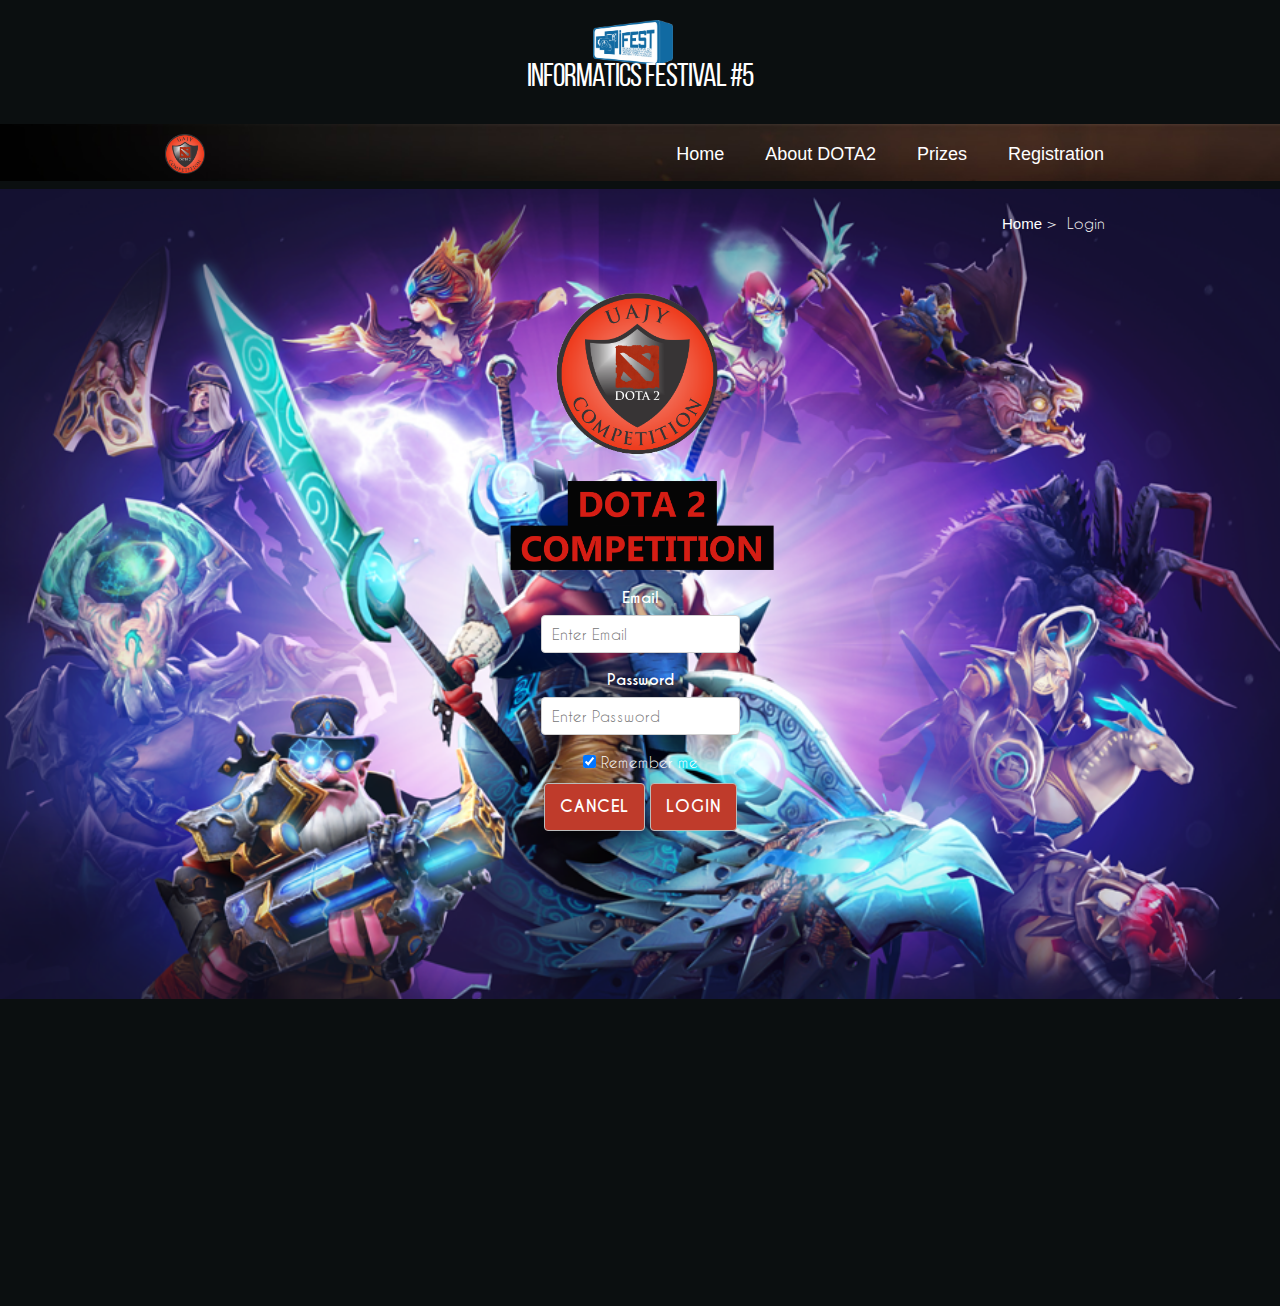
<file: Login.html>
<!DOCTYPE html>
<html lang="en">
<head>
  <!-- Basic Page Needs
  –––––––––––––––––––––––––––––––––––––––––––––––––– -->
  <meta charset="utf-8">
  <title>Dota2 Competition</title>
  <meta name="description" content="UAJY Programming Competition">
  <meta name="author" content="Panitia IFEST #5 UAJY">
  <!-- Mobile Specific Metas
  –––––––––––––––––––––––––––––––––––––––––––––––––– -->
  <meta name="viewport" content="width=device-width, initial-scale=1">
  <!-- FONT
  –––––––––––––––––––––––––––––––––––––––––––––––––– -->
  <!-- CSS
  –––––––––––––––––––––––––––––––––––––––––––––––––– -->
  <link rel="stylesheet" href="vertical-timeline/css/style.css">
  <link rel="stylesheet" href="css/normalize.css">
  <link rel="stylesheet" href="css/skeleton.css">
  <link rel="stylesheet" href="css/style.css">
 <link rel="stylesheet" href="css/mobile.css">
  <!-- Favicon
  –––––––––––––––––––––––––––––––––––––––––––––––––– -->
  <script src="scrollreveal-master/dist/scrollreveal.js"></script>
  <script src="scrollreveal-master/dist/scrollreveal.min.js"></script>
  <link rel="icon" type="image/png" href="images/favicon.png">
  <script>
    window.sr = ScrollReveal();
  </script>

 </head>
<body >

<!-- Primary Page Layout
–––––––––––––––––––––––––––––––––––––––––––––––––– -->
<section id="header" class="header">
    <div class="container">
        <div class="row">
            <div class="twelve columns">
                <center><div class="lebarA2"><a href="index.html" class="site-title">
                    <img src=logo-ifest.png><h1>Informatics Festival #5</h1>
                </a>
            </div></center>
            </div>
        </div>
    </div>
</section>
<section id="site-menu" class="site-menu">
    <div class="container">
        <div class="row">
            <div class="twelve columns">
                <a href="#"><img class="logo" src="Logo-Dota.png"></a>
                <div class="hamburger"><span><span class="openbtn" onclick="openNav()">&#9776;</span><span class="closebtn" onclick="closeNav()" >&#735;</span></span> <a href="#"><img class="logo2" src="Logo-Dota.png"></a></div>
                <nav class="menu" id="menu">
                    <ul>
                        <li><a onclick="closeNav()" href="index.html#opening" >Home</a></li>
                        <li><a onclick="closeNav()" href="index.html#bab1" >About DOTA2</a></li>
                        <li><a onclick="closeNav()" href="index.html#bab2" >Prizes</a></li>
                        <li><a onclick="closeNav()" href="index.html#bab3" >Registration</a></li>
                    </ul>
                </nav>
            </div>
        </div>
    </div>
</section>

<section id="isi" class="bglogin">
    <section id="opening2">
        <div class="container">
            <div class="row">
                <section id="pendaftaran">
                        <div class="twelve columns">
                            <ol class="breadcrumb">
                                <li>
                                    <a href="index.html">
                                    Home
                                    </a>
                                </li>
                                <li class="active">
                                    Login
                                </li>
                            </ol>
                        </div>
                </section>
                <div class="twelve columns">

                    <center class="teks">
                        <div class="lebarB">
                        <a href="index.html"><img src="DOTA2.png"></a></div>
                        <div class="pemberitahuan"><label><b>Email</b></label>
                        <input type="text" placeholder="Enter Email" name="email" required>

                        <label><b>Password</b></label>
                        <input type="password" placeholder="Enter Password" name="psw" required>
                        <br/>

                        <input type="checkbox" checked="checked"> Remember me

                        <div id="gab">
                          <button type="button" class="cancelbtn">Cancel</button>
                          <button type="submit" class="signupbtn">Login</button>
                        </div></center>
</div></div>
            </div>
        </div>
    </section>
    <section id="penutup">
        <div class="container">
            <div class="row">
                <div class="six columns">
                    <center><h3 >CONTACT PERSON</h3></center><br/><ul class="bullet"><li>Ryandi (0856-8269-6878)</li><li>Dio (0878-3992-2155)</li></ul>
                </div>
                <div class="six columns">
                    <center><h3>Follow Us</h3></center><br/>
                    <center class="gambar"><a href="http://line.me/ti/p/~@ykb1847q"><img src="./images/ln.png" ></a><a href="https://www.instagram.com/ifest_uajy/"><img src="./images/ins.png" ></a></center>
                </div>
            </div>
        </div>
    </section>
</section>
<!-- End Document
  –––––––––––––––––––––––––––––––––––––––––––––––––– -->
   <script>
     //- hljs.initHighlightingOnLoad();


     sr.reveal( "#penutup .columns", { reset: true, viewOffset: { top: 64 } } );
         sr.reveal( "#opening2 ", { reset: true, viewOffset: { top: 64 } } );
     function addCommasToNum( num ){
       return num.toString().replace( /\B(?=(\d{3})+(?!\d))/g, "," );
     }

   </script>

<script src="bower_components/jquery/dist/jquery.min.js"></script>
<script src="js/style.js"></script>
<script src="js/menu.js"> </script>
<script src="vertical-timeline/js/main.js"></script>
<script src="vertical-timeline/js/modernizr.js"></script>

</body>
</html>
</file>
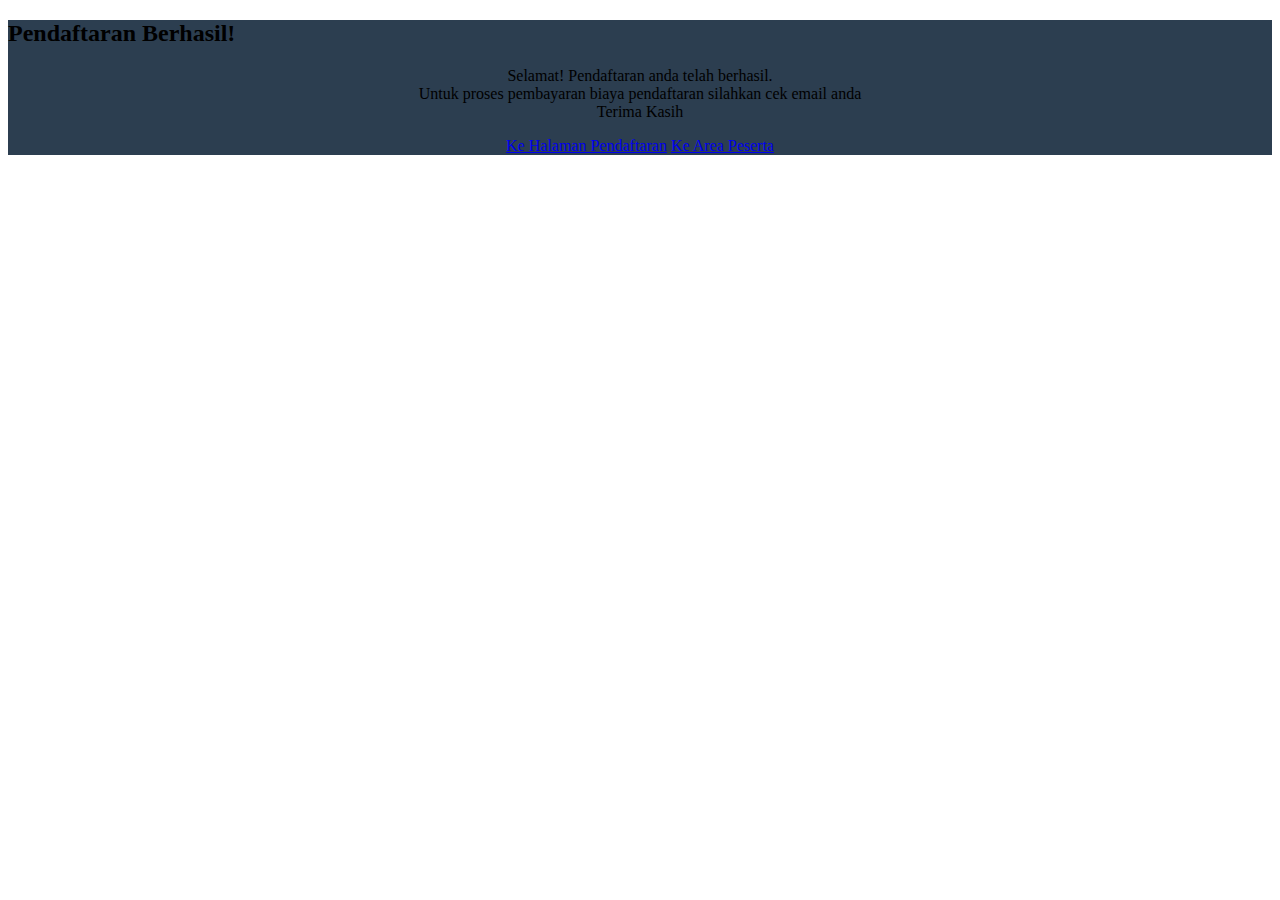
<file: old/registered-successfully.html>
<!DOCTYPE html>
<html>
<head>
	<meta name="viewport" content="width=device-width, initial-scale=1.0">
    	<meta name="author" content="Adhyaksa Jaya">
    	<meta name="description" content="dota2- Informatics Festival 2016 - Universitas Atma Jaya Yogyakarta">
	<title>Pendaftaran Berhasil! - Informatics Innovative Contest</title>
	<link rel="stylesheet" href="http://localhost/ifest-uajy/upc/style.css" type="text/css" media="all">
	<link rel="stylesheet" href="http://localhost/ifest-uajy/upc/assets/bootstrap/css/bootstrap.min.css" type="text/css" media="all">
    	<link rel="stylesheet" href="http://localhost/ifest-uajy/upc/assets/fullPage/jquery.fullPage.css" type="text/css" media="all">
    	<link rel="stylesheet" href="http://localhost/ifest-uajy/upc/style.css" type="text/css" media="all">
    	<script type="text/javascript" src="http://localhost/ifest-uajy/upc/assets/jquery-1.11.3.min.js"></script>
    	<script type="text/javascript" src="http://localhost/ifest-uajy/upc/assets/bootstrap/js/bootstrap.min.js"></script>
    	<script type="text/javascript" src="http://localhost/ifest-uajy/upc/assets/fullPage/jquery.fullPage.min.js"></script>
    	<script type="text/javascript">
	        var isPhoneDevice = "ontouchstart" in document.documentElement;
	        $(document).ready(function() {
	            if (isPhoneDevice || screen.width <= 768) {
	                $('.fullpage').fullpage({
	                    css3: true,
	                    autoScrolling: false,
	                    fitToSection: false
	                });
	            } else {
	                $('.fullpage').fullpage({
	                    css3: true,
	                    menu: 'navigation'
	                });
	            }
	        });
    	</script>
    
    <style>
    	.register {
		    background: #2C3E50 !important;
		}
    </style>

</head>
<body>
	<section class="fullpage">
		<div class="section register">
			<div class="container">
				<h2 class="section-title">Pendaftaran Berhasil!</h2>
				<p align="center">
				Selamat! Pendaftaran anda telah berhasil.<br />
				Untuk proses pembayaran biaya pendaftaran silahkan cek email anda<br />
				Terima Kasih</p>
				<p align="center">
					<a href="http://localhost/ifest-uajy/dota2/#registration" class="btn btn-success" title="Silahkan klik untuk melakukan pendaftaran.">Ke Halaman Pendaftaran</a>
					<a href="http://regsys.ifest-uajy.com/dota2/client/dashboard" title="Silahkan klik untuk mengedit data kepesertaan." class="btn btn-info">Ke Area Peserta</a>
				</p>
			</div>
		</div>
	</section>
</body>
</file>
<file: skeleton-custom/css/skeleton.css>
/*
* Skeleton V2.0.4
* Copyright 2014, Dave Gamache
* www.getskeleton.com
* Free to use under the MIT license.
* http://www.opensource.org/licenses/mit-license.php
* 12/29/2014
*/


/* Table of contents
––––––––––––––––––––––––––––––––––––––––––––––––––
- Grid
- Base Styles
- Typography
- Links
- Buttons
- Forms
- Lists
- Code
- Tables
- Spacing
- Utilities
- Clearing
- Media Queries
*/


/* Grid
–––––––––––––––––––––––––––––––––––––––––––––––––– */
.container {
  position: relative;
  width: 100%;
  max-width: 960px;
  margin: 0 auto;
  padding: 0 20px;
  box-sizing: border-box; }
.column,
.columns {
  width: 100%;
  float: left;
  box-sizing: border-box; }

/* For devices larger than 400px */
@media (min-width: 400px) {
  .container {
    width: 85%;
    padding: 0; }
}

/* For devices larger than 550px */
@media (min-width: 550px) {
  .container {
    width: 80%; }
  .column,
  .columns {
    margin-left: 4%; }
  .column:first-child,
  .columns:first-child {
    margin-left: 0; }

  .one.column,
  .one.columns                    { width: 4.66666666667%; }
  .two.columns                    { width: 13.3333333333%; }
  .three.columns                  { width: 22%;            }
  .four.columns                   { width: 30.6666666667%; }
  .five.columns                   { width: 39.3333333333%; }
  .six.columns                    { width: 48%;            }
  .seven.columns                  { width: 56.6666666667%; }
  .eight.columns                  { width: 65.3333333333%; }
  .nine.columns                   { width: 74.0%;          }
  .ten.columns                    { width: 82.6666666667%; }
  .eleven.columns                 { width: 91.3333333333%; }
  .twelve.columns                 { width: 100%; margin-left: 0; }

  .one-third.column               { width: 30.6666666667%; }
  .two-thirds.column              { width: 65.3333333333%; }

  .one-half.column                { width: 48%; }

  /* Offsets */
  .offset-by-one.column,
  .offset-by-one.columns          { margin-left: 8.66666666667%; }
  .offset-by-two.column,
  .offset-by-two.columns          { margin-left: 17.3333333333%; }
  .offset-by-three.column,
  .offset-by-three.columns        { margin-left: 26%;            }
  .offset-by-four.column,
  .offset-by-four.columns         { margin-left: 34.6666666667%; }
  .offset-by-five.column,
  .offset-by-five.columns         { margin-left: 43.3333333333%; }
  .offset-by-six.column,
  .offset-by-six.columns          { margin-left: 52%;            }
  .offset-by-seven.column,
  .offset-by-seven.columns        { margin-left: 60.6666666667%; }
  .offset-by-eight.column,
  .offset-by-eight.columns        { margin-left: 69.3333333333%; }
  .offset-by-nine.column,
  .offset-by-nine.columns         { margin-left: 78.0%;          }
  .offset-by-ten.column,
  .offset-by-ten.columns          { margin-left: 86.6666666667%; }
  .offset-by-eleven.column,
  .offset-by-eleven.columns       { margin-left: 95.3333333333%; }

  .offset-by-one-third.column,
  .offset-by-one-third.columns    { margin-left: 34.6666666667%; }
  .offset-by-two-thirds.column,
  .offset-by-two-thirds.columns   { margin-left: 69.3333333333%; }

  .offset-by-one-half.column,
  .offset-by-one-half.columns     { margin-left: 52%; }

}


/* Base Styles
–––––––––––––––––––––––––––––––––––––––––––––––––– */
/* NOTE
html is set to 62.5% so that all the REM measurements throughout Skeleton
are based on 10px sizing. So basically 1.5rem = 15px :) */
html {
  font-size: 62.5%; }
body {
  font-size: 1.5em; /* currently ems cause chrome bug misinterpreting rems on body element */
  line-height: 1.6;
  font-weight: 400;
  font-family: "Raleway", "HelveticaNeue", "Helvetica Neue", Helvetica, Arial, sans-serif;
  color: #222; }


/* Typography
–––––––––––––––––––––––––––––––––––––––––––––––––– */
h1, h2, h3, h4, h5, h6 {
  margin-top: 0;
  margin-bottom: 2rem;
  font-weight: 300; }
h1 { font-size: 4.0rem; line-height: 1.2;  letter-spacing: -.1rem;}
h2 { font-size: 3.6rem; line-height: 1.25; letter-spacing: -.1rem; }
h3 { font-size: 3.0rem; line-height: 1.3;  letter-spacing: -.1rem; }
h4 { font-size: 2.4rem; line-height: 1.35; letter-spacing: -.08rem; }
h5 { font-size: 1.8rem; line-height: 1.5;  letter-spacing: -.05rem; }
h6 { font-size: 1.5rem; line-height: 1.6;  letter-spacing: 0; }

/* Larger than phablet */
@media (min-width: 550px) {
  h1 { font-size: 5.0rem; }
  h2 { font-size: 4.2rem; }
  h3 { font-size: 3.6rem; }
  h4 { font-size: 3.0rem; }
  h5 { font-size: 2.4rem; }
  h6 { font-size: 1.5rem; }
}

p {
  margin-top: 0; }


/* Links
–––––––––––––––––––––––––––––––––––––––––––––––––– */
a {
  color: #1EAEDB; }
a:hover {
  color: #0FA0CE; }


/* Buttons
–––––––––––––––––––––––––––––––––––––––––––––––––– */
.button,
button,
input[type="submit"],
input[type="reset"],
input[type="button"] {
  display: inline-block;
  height: 38px;
  padding: 0 30px;
  color: #555;
  text-align: center;
  font-size: 11px;
  font-weight: 600;
  line-height: 38px;
  letter-spacing: .1rem;
  text-transform: uppercase;
  text-decoration: none;
  white-space: nowrap;
  background-color: transparent;
  border-radius: 4px;
  border: 1px solid #bbb;
  cursor: pointer;
  box-sizing: border-box; }
.button:hover,
button:hover,
input[type="submit"]:hover,
input[type="reset"]:hover,
input[type="button"]:hover,
.button:focus,
button:focus,
input[type="submit"]:focus,
input[type="reset"]:focus,
input[type="button"]:focus {
  color: #333;
  border-color: #888;
  outline: 0; }
.button.button-primary,
button.button-primary,
input[type="submit"].button-primary,
input[type="reset"].button-primary,
input[type="button"].button-primary {
  color: #FFF;
  background-color: #33C3F0;
  border-color: #33C3F0; }
.button.button-primary:hover,
button.button-primary:hover,
input[type="submit"].button-primary:hover,
input[type="reset"].button-primary:hover,
input[type="button"].button-primary:hover,
.button.button-primary:focus,
button.button-primary:focus,
input[type="submit"].button-primary:focus,
input[type="reset"].button-primary:focus,
input[type="button"].button-primary:focus {
  color: #FFF;
  background-color: #1EAEDB;
  border-color: #1EAEDB; }


/* Forms
–––––––––––––––––––––––––––––––––––––––––––––––––– */
input[type="email"],
input[type="number"],
input[type="search"],
input[type="text"],
input[type="tel"],
input[type="url"],
input[type="password"],
textarea,
select {
  height: 38px;
  padding: 6px 10px; /* The 6px vertically centers text on FF, ignored by Webkit */
  background-color: #fff;
  border: 1px solid #D1D1D1;
  border-radius: 4px;
  box-shadow: none;
  box-sizing: border-box; }
/* Removes awkward default styles on some inputs for iOS */
input[type="email"],
input[type="number"],
input[type="search"],
input[type="text"],
input[type="tel"],
input[type="url"],
input[type="password"],
textarea {
  -webkit-appearance: none;
     -moz-appearance: none;
          appearance: none; }
textarea {
  min-height: 65px;
  padding-top: 6px;
  padding-bottom: 6px; }
input[type="email"]:focus,
input[type="number"]:focus,
input[type="search"]:focus,
input[type="text"]:focus,
input[type="tel"]:focus,
input[type="url"]:focus,
input[type="password"]:focus,
textarea:focus,
select:focus {
  border: 1px solid #33C3F0;
  outline: 0; }
label,
legend {
  display: block;
  margin-bottom: .5rem;
  font-weight: 600; }
fieldset {
  padding: 0;
  border-width: 0; }
input[type="checkbox"],
input[type="radio"] {
  display: inline; }
label > .label-body {
  display: inline-block;
  margin-left: .5rem;
  font-weight: normal; }


/* Lists
–––––––––––––––––––––––––––––––––––––––––––––––––– */
ul {
  list-style: circle inside; }
ol {
  list-style: decimal inside; }
ol, ul {
  padding-left: 0;
  margin-top: 0; }
ul ul,
ul ol,
ol ol,
ol ul {
  margin: 1.5rem 0 1.5rem 3rem;
  font-size: 90%; }
li {
  margin-bottom: 1rem; }


/* Code
–––––––––––––––––––––––––––––––––––––––––––––––––– */
code {
  padding: .2rem .5rem;
  margin: 0 .2rem;
  font-size: 90%;
  white-space: nowrap;
  background: #F1F1F1;
  border: 1px solid #E1E1E1;
  border-radius: 4px; }
pre > code {
  display: block;
  padding: 1rem 1.5rem;
  white-space: pre; }


/* Tables
–––––––––––––––––––––––––––––––––––––––––––––––––– */
th,
td {
  padding: 12px 15px;
  text-align: left;
  border-bottom: 1px solid #E1E1E1; }
th:first-child,
td:first-child {
  padding-left: 0; }
th:last-child,
td:last-child {
  padding-right: 0; }


/* Spacing
–––––––––––––––––––––––––––––––––––––––––––––––––– */
button,
.button {
  margin-bottom: 1rem; }
input,
textarea,
select,
fieldset {
  margin-bottom: 1.5rem; }
pre,
blockquote,
dl,
figure,
table,
p,
ul,
ol,
form {
  margin-bottom: 2.5rem; }


/* Utilities
–––––––––––––––––––––––––––––––––––––––––––––––––– */
.u-full-width {
  width: 100%;
  box-sizing: border-box; }
.u-max-full-width {
  max-width: 100%;
  box-sizing: border-box; }
.u-pull-right {
  float: right; }
.u-pull-left {
  float: left; }


/* Misc
–––––––––––––––––––––––––––––––––––––––––––––––––– */
hr {
  margin-top: 3rem;
  margin-bottom: 3.5rem;
  border-width: 0;
  border-top: 1px solid #E1E1E1; }


/* Clearing
–––––––––––––––––––––––––––––––––––––––––––––––––– */

/* Self Clearing Goodness */
.container:after,
.row:after,
.u-cf {
  content: "";
  display: table;
  clear: both; }


/* Media Queries
–––––––––––––––––––––––––––––––––––––––––––––––––– */
/*
Note: The best way to structure the use of media queries is to create the queries
near the relevant code. For example, if you wanted to change the styles for buttons
on small devices, paste the mobile query code up in the buttons section and style it
there.
*/


/* Larger than mobile */
@media (min-width: 400px) {}

/* Larger than phablet (also point when grid becomes active) */
@media (min-width: 550px) {}

/* Larger than tablet */
@media (min-width: 750px) {}

/* Larger than desktop */
@media (min-width: 1000px) {}

/* Larger than Desktop HD */
@media (min-width: 1200px) {}
</file>
<file: vertical-timeline/css/style.css>
/* --------------------------------

Primary style

-------------------------------- */
html * {
  -webkit-font-smoothing: antialiased;
  -moz-osx-font-smoothing: grayscale;
}

*, *:after, *:before {
  -webkit-box-sizing: border-box;
  -moz-box-sizing: border-box;
  box-sizing: border-box;
}

body {
  font-size: 100%;
  font-family: "Droid Serif", serif;
  color: #7f8c97;
  background-color: #e9f0f5;
}

a {
  color: #acb7c0;
  text-decoration: none;
  font-family: "Open Sans", sans-serif;
}

img {
  max-width: 100%;
}

h1, h2 {
  font-family: "BebasNeue", sans-serif;
  font-weight: bold;
}

/* --------------------------------

Modules - reusable parts of our design

-------------------------------- */
.cd-container {
  /* this class is used to give a max-width to the element it is applied to, and center it horizontally when it reaches that max-width */
  width: 90%;
  max-width: 1170px;
  margin: 0 auto;
}
.cd-container::after {
  /* clearfix */
  content: '';
  display: table;
  clear: both;
}

/* --------------------------------

Main components

-------------------------------- */
header {
  height: 200px;
  line-height: 200px;
  text-align: center;
  background: #303e49;
}
header h1 {
  color: white;
  font-size: 18px;
  font-size: 1.125rem;
}
@media only screen and (min-width: 1170px) {
  header {
    height: 300px;
    line-height: 300px;
  }
  header h1 {
    font-size: 24px;
    font-size: 1.5rem;
  }
}

#cd-timeline {
  position: relative;
  padding: 2em 0;
  margin-top: 2em;
  margin-bottom: 2em;
}
#cd-timeline::before {
  /* this is the vertical line */
  content: '';
  position: absolute;
  top: 0;
  left: 18px;
  height: 100%;
  width: 4px;
  background: #d7e4ed;
}
@media only screen and (min-width: 1170px) {
  #cd-timeline {
    margin-top: 3em;
    margin-bottom: 3em;
  }
  #cd-timeline::before {
    left: 50%;
    margin-left: -2px;
  }
}

.cd-timeline-block {
  position: relative;
  margin: 2em 0;
}
.cd-timeline-block:after {
  content: "";
  display: table;
  clear: both;
}
.cd-timeline-block:first-child {
  margin-top: 0;
}
.cd-timeline-block:last-child {
  margin-bottom: 0;
}
@media only screen and (min-width: 1170px) {
  .cd-timeline-block {
    margin: 4em 0;
  }
  .cd-timeline-block:first-child {
    margin-top: 0;
  }
  .cd-timeline-block:last-child {
    margin-bottom: 0;
  }
}

.cd-timeline-img {
  position: absolute;
  top: 0;
  left: 0;
  width: 40px;
  height: 40px;
  border-radius: 50%;
  box-shadow: 0 0 0 4px white, inset 0 2px 0 rgba(0, 0, 0, 0.08), 0 3px 0 4px rgba(0, 0, 0, 0.05);
}
.cd-timeline-img img {
  display: block;
  width: 24px;
  height: 24px;
  position: relative;
  left: 50%;
  top: 50%;
  margin-left: -12px;
  margin-top: -12px;
}
.cd-timeline-img.cd-picture {
  background: #75ce66;
}
.cd-timeline-img.cd-movie {
  background: #c03b44;
}
.cd-timeline-img.cd-location {
  background: #f0ca45;
}
@media only screen and (min-width: 1170px) {
  .cd-timeline-img {
    width: 60px;
    height: 60px;
    left: 50%;
    margin-left: -30px;
    /* Force Hardware Acceleration in WebKit */
    -webkit-transform: translateZ(0);
    -webkit-backface-visibility: hidden;
  }
  .cssanimations .cd-timeline-img.is-hidden {
    visibility: hidden;
  }
  .cssanimations .cd-timeline-img.bounce-in {
    visibility: visible;
    -webkit-animation: cd-bounce-1 0.6s;
    -moz-animation: cd-bounce-1 0.6s;
    animation: cd-bounce-1 0.6s;
  }
}

@-webkit-keyframes cd-bounce-1 {
  0% {
    opacity: 0;
    -webkit-transform: scale(0.5);
  }

  60% {
    opacity: 1;
    -webkit-transform: scale(1.2);
  }

  100% {
    -webkit-transform: scale(1);
  }
}
@-moz-keyframes cd-bounce-1 {
  0% {
    opacity: 0;
    -moz-transform: scale(0.5);
  }

  60% {
    opacity: 1;
    -moz-transform: scale(1.2);
  }

  100% {
    -moz-transform: scale(1);
  }
}
@keyframes cd-bounce-1 {
  0% {
    opacity: 0;
    -webkit-transform: scale(0.5);
    -moz-transform: scale(0.5);
    -ms-transform: scale(0.5);
    -o-transform: scale(0.5);
    transform: scale(0.5);
  }

  60% {
    opacity: 1;
    -webkit-transform: scale(1.2);
    -moz-transform: scale(1.2);
    -ms-transform: scale(1.2);
    -o-transform: scale(1.2);
    transform: scale(1.2);
  }

  100% {
    -webkit-transform: scale(1);
    -moz-transform: scale(1);
    -ms-transform: scale(1);
    -o-transform: scale(1);
    transform: scale(1);
  }
}
.cd-timeline-content {
  position: relative;
  margin-left: 60px;
  background: white;
  border-radius: 0.25em;
  padding: 1em;
  box-shadow: 0 3px 0 #786F66;;
}
.cd-timeline-content:after {
  content: "";
  display: table;
  clear: both;
}
.cd-timeline-content h2 {
  color: white;
}
.cd-timeline-content p, .cd-timeline-content .cd-read-more, .cd-timeline-content .cd-date {
  font-size: 13px;
  font-size: 0.8125rem;
}
.cd-timeline-content .cd-read-more, .cd-timeline-content .cd-date {
  display: inline-block;
}
.cd-timeline-content p {
  margin: 1em 0;
  line-height: 1.6;
}
.cd-timeline-content .cd-read-more {
  float: right;
  padding: .8em 1em;
  background: #acb7c0;
  color: white;
  border-radius: 0.25em;
}
.no-touch .cd-timeline-content .cd-read-more:hover {
  background-color: #bac4cb;
}
.cd-timeline-content .cd-date {
  float: left;
  padding: .8em 0;
  /*opacity: .7;*/
}
.cd-timeline-content::before {
  content: '';
  position: absolute;
  top: 16px;
  right: 100%;
  height: 0;
  width: 0;
  border: 7px solid transparent;
  border-right: 7px solid white;
}
@media only screen and (min-width: 768px) {
  .cd-timeline-content h2 {
    font-size: 20px;
    font-size: 1.25rem;
  }
  .cd-timeline-content p {
    font-size: 16px;
    font-size: 1rem;
  }
  .cd-timeline-content .cd-read-more, .cd-timeline-content .cd-date {
    font-size: 14px;
    font-size: 0.875rem;
  }
}
@media only screen and (min-width: 1170px) {
  .cd-timeline-content {
    margin-left: 0;
    padding: 1.6em;
    width: 45%;
  }
  .cd-timeline-content::before {
    top: 24px;
    left: 100%;
    border-color: transparent;
    border-left-color: #786F66;
  }
  .cd-timeline-content .cd-read-more {
    float: left;
  }
  .cd-timeline-content .cd-date {
    position: absolute;
    width: 100%;
    left: 122%;
    top: 6px;
    font-size: 16px;
    font-size: 1rem;
  }
  .cd-timeline-block:nth-child(even) .cd-timeline-content {
    float: right;
  }
  .cd-timeline-block:nth-child(even) .cd-timeline-content::before {
    top: 24px;
    left: auto;
    right: 100%;
    border-color: transparent;
    border-right-color: white;
  }
  .cd-timeline-block:nth-child(even) .cd-timeline-content .cd-read-more {
    float: right;
  }
  .cd-timeline-block:nth-child(even) .cd-timeline-content .cd-date {
    left: auto;
    right: 122%;
    text-align: right;
  }
  .cssanimations .cd-timeline-content.is-hidden {
    visibility: hidden;
  }
  .cssanimations .cd-timeline-content.bounce-in {
    visibility: visible;
    -webkit-animation: cd-bounce-2 0.6s;
    -moz-animation: cd-bounce-2 0.6s;
    animation: cd-bounce-2 0.6s;
  }
}

@media only screen and (min-width: 1170px) {
  /* inverse bounce effect on even content blocks */
  .cssanimations .cd-timeline-block:nth-child(even) .cd-timeline-content.bounce-in {
    -webkit-animation: cd-bounce-2-inverse 0.6s;
    -moz-animation: cd-bounce-2-inverse 0.6s;
    animation: cd-bounce-2-inverse 0.6s;
  }
}
@-webkit-keyframes cd-bounce-2 {
  0% {
    opacity: 0;
    -webkit-transform: translateX(-100px);
  }

  60% {
    opacity: 1;
    -webkit-transform: translateX(20px);
  }

  100% {
    -webkit-transform: translateX(0);
  }
}
@-moz-keyframes cd-bounce-2 {
  0% {
    opacity: 0;
    -moz-transform: translateX(-100px);
  }

  60% {
    opacity: 1;
    -moz-transform: translateX(20px);
  }

  100% {
    -moz-transform: translateX(0);
  }
}
@keyframes cd-bounce-2 {
  0% {
    opacity: 0;
    -webkit-transform: translateX(-100px);
    -moz-transform: translateX(-100px);
    -ms-transform: translateX(-100px);
    -o-transform: translateX(-100px);
    transform: translateX(-100px);
  }

  60% {
    opacity: 1;
    -webkit-transform: translateX(20px);
    -moz-transform: translateX(20px);
    -ms-transform: translateX(20px);
    -o-transform: translateX(20px);
    transform: translateX(20px);
  }

  100% {
    -webkit-transform: translateX(0);
    -moz-transform: translateX(0);
    -ms-transform: translateX(0);
    -o-transform: translateX(0);
    transform: translateX(0);
  }
}
@-webkit-keyframes cd-bounce-2-inverse {
  0% {
    opacity: 0;
    -webkit-transform: translateX(100px);
  }

  60% {
    opacity: 1;
    -webkit-transform: translateX(-20px);
  }

  100% {
    -webkit-transform: translateX(0);
  }
}
@-moz-keyframes cd-bounce-2-inverse {
  0% {
    opacity: 0;
    -moz-transform: translateX(100px);
  }

  60% {
    opacity: 1;
    -moz-transform: translateX(-20px);
  }

  100% {
    -moz-transform: translateX(0);
  }
}
@keyframes cd-bounce-2-inverse {
  0% {
    opacity: 0;
    -webkit-transform: translateX(100px);
    -moz-transform: translateX(100px);
    -ms-transform: translateX(100px);
    -o-transform: translateX(100px);
    transform: translateX(100px);
  }

  60% {
    opacity: 1;
    -webkit-transform: translateX(-20px);
    -moz-transform: translateX(-20px);
    -ms-transform: translateX(-20px);
    -o-transform: translateX(-20px);
    transform: translateX(-20px);
  }

  100% {
    -webkit-transform: translateX(0);
    -moz-transform: translateX(0);
    -ms-transform: translateX(0);
    -o-transform: translateX(0);
    transform: translateX(0);
  }
}
</file>
<file: old/assets/bootstrap-sweetalert/assets/docs.css>
.jumbotron {
  font-size: 16px;
  text-align: center;
  color: #fff;
  color: rgba(255,255,255,.75);
  background-color: #cb4b16;
  border-radius: 0;
}
.jumbotron h1 {
  margin-bottom: 15px;
  font-weight: 300;
  letter-spacing: -1px;
  color: #fff;
}
.jumbotron .small {
  font-size: .9em;
}
.jumbotron iframe {
  width: 90px!important;
  height: 20px!important;
  border: none;
  overflow: hidden;
  margin: 2px;
}
.jumbotron p a,
.jumbotron-links a {
  font-weight: 500;
  color: #fff;
  transition: all .1s ease-in-out;
}
.jumbotron p a:hover,
.jumbotron-links a:hover {
  text-shadow: 0 0 10px rgba(255,255,255,.55);
}

.jumbotron-links {
  margin-top: 15px;
  padding-left: 0;
  list-style: none;
  font-size: 14px;
}
.jumbotron-links li {
  display: inline;
}
.jumbotron-links li + li {
  margin-left: 20px;
}


.btn-outline {
  margin-top: 15px;
  margin-bottom: 15px;
  padding: 18px 24px;
  font-size: inherit;
  font-weight: 500;
  color: #fff;
  background-color: transparent;
  border-color: #fff;
  border-color: rgba(255,255,255,.5);
  transition: all .1s ease-in-out;
}

.btn-outline:hover,
.btn-outline:active {
  color: @color-bg;
  background-color: #fff;
  border-color: #fff;
}

.container {
  max-width: 680px;
}


h1,
h2 {
  font-weight: 300;
  color: #555;
  margin-top: 32px;
  margin-bottom: 32px;
  text-align: center;
}

h4 {
  font-weight: 300;
  color: #555;
  margin-top: 36px;
  margin-bottom: 24px;
}

pre {
  font-size: 0.8em;
  overflow: auto;
  word-wrap: normal;
  white-space: pre;
}

footer {
  text-align: center;
  opacity: .8;
  padding: 40px 0;
  margin-top: 40px;
  border-top: 1px solid #ccc;
}

.examples {
  text-align: center;
}

.examples .btn {
  margin-bottom: 4px;
}

.links {
  margin: 0;
  list-style: none;
  padding-left: 0;
}

.links li {
  display: inline;
  padding: 0 10px;
}
</file>
<file: old/assets/bootstrap-sweetalert/lib/sweet-alert.css>
@-webkit-keyframes showSweetAlert {
  0% {
    transform: scale(0.7);
    -webkit-transform: scale(0.7);
  }
  45% {
    transform: scale(1.05);
    -webkit-transform: scale(1.05);
  }
  80% {
    transform: scale(0.95);
    -webkit-tranform: scale(0.95);
  }
  100% {
    transform: scale(1);
    -webkit-transform: scale(1);
  }
}
@keyframes showSweetAlert {
  0% {
    transform: scale(0.7);
    -webkit-transform: scale(0.7);
  }
  45% {
    transform: scale(1.05);
    -webkit-transform: scale(1.05);
  }
  80% {
    transform: scale(0.95);
    -webkit-tranform: scale(0.95);
  }
  100% {
    transform: scale(1);
    -webkit-transform: scale(1);
  }
}
@-webkit-keyframes hideSweetAlert {
  0% {
    transform: scale(1);
    -webkit-transform: scale(1);
  }
  100% {
    transform: scale(0.5);
    -webkit-transform: scale(0.5);
  }
}
@keyframes hideSweetAlert {
  0% {
    transform: scale(1);
    -webkit-transform: scale(1);
  }
  100% {
    transform: scale(0.5);
    -webkit-transform: scale(0.5);
  }
}
.showSweetAlert {
  -webkit-animation: showSweetAlert 0.3s;
  animation: showSweetAlert 0.3s;
}
.hideSweetAlert {
  -webkit-animation: hideSweetAlert 0.2s;
  animation: hideSweetAlert 0.2s;
}
@-webkit-keyframes animateSuccessTip {
  0% {
    width: 0;
    left: 1px;
    top: 19px;
  }
  54% {
    width: 0;
    left: 1px;
    top: 19px;
  }
  70% {
    width: 50px;
    left: -8px;
    top: 37px;
  }
  84% {
    width: 17px;
    left: 21px;
    top: 48px;
  }
  100% {
    width: 25px;
    left: 14px;
    top: 45px;
  }
}
@keyframes animateSuccessTip {
  0% {
    width: 0;
    left: 1px;
    top: 19px;
  }
  54% {
    width: 0;
    left: 1px;
    top: 19px;
  }
  70% {
    width: 50px;
    left: -8px;
    top: 37px;
  }
  84% {
    width: 17px;
    left: 21px;
    top: 48px;
  }
  100% {
    width: 25px;
    left: 14px;
    top: 45px;
  }
}
@-webkit-keyframes animateSuccessLong {
  0% {
    width: 0;
    right: 46px;
    top: 54px;
  }
  65% {
    width: 0;
    right: 46px;
    top: 54px;
  }
  84% {
    width: 55px;
    right: 0px;
    top: 35px;
  }
  100% {
    width: 47px;
    right: 8px;
    top: 38px;
  }
}
@keyframes animateSuccessLong {
  0% {
    width: 0;
    right: 46px;
    top: 54px;
  }
  65% {
    width: 0;
    right: 46px;
    top: 54px;
  }
  84% {
    width: 55px;
    right: 0px;
    top: 35px;
  }
  100% {
    width: 47px;
    right: 8px;
    top: 38px;
  }
}
@-webkit-keyframes rotatePlaceholder {
  0% {
    transform: rotate(-45deg);
    -webkit-transform: rotate(-45deg);
  }
  5% {
    transform: rotate(-45deg);
    -webkit-transform: rotate(-45deg);
  }
  12% {
    transform: rotate(-405deg);
    -webkit-transform: rotate(-405deg);
  }
  100% {
    transform: rotate(-405deg);
    -webkit-transform: rotate(-405deg);
  }
}
@keyframes rotatePlaceholder {
  0% {
    transform: rotate(-45deg);
    -webkit-transform: rotate(-45deg);
  }
  5% {
    transform: rotate(-45deg);
    -webkit-transform: rotate(-45deg);
  }
  12% {
    transform: rotate(-405deg);
    -webkit-transform: rotate(-405deg);
  }
  100% {
    transform: rotate(-405deg);
    -webkit-transform: rotate(-405deg);
  }
}
.animateSuccessTip {
  -webkit-animation: animateSuccessTip 0.75s;
  animation: animateSuccessTip 0.75s;
}
.animateSuccessLong {
  -webkit-animation: animateSuccessLong 0.75s;
  animation: animateSuccessLong 0.75s;
}
.icon.success.animate::after {
  -webkit-animation: rotatePlaceholder 4.25s ease-in;
  animation: rotatePlaceholder 4.25s ease-in;
}
@-webkit-keyframes animateErrorIcon {
  0% {
    transform: rotateX(100deg);
    -webkit-transform: rotateX(100deg);
    opacity: 0;
  }
  100% {
    transform: rotateX(0deg);
    -webkit-transform: rotateX(0deg);
    opacity: 1;
  }
}
@keyframes animateErrorIcon {
  0% {
    transform: rotateX(100deg);
    -webkit-transform: rotateX(100deg);
    opacity: 0;
  }
  100% {
    transform: rotateX(0deg);
    -webkit-transform: rotateX(0deg);
    opacity: 1;
  }
}
.animateErrorIcon {
  -webkit-animation: animateErrorIcon 0.5s;
  animation: animateErrorIcon 0.5s;
}
@-webkit-keyframes animateXMark {
  0% {
    transform: scale(0.4);
    -webkit-transform: scale(0.4);
    margin-top: 26px;
    opacity: 0;
  }
  50% {
    transform: scale(0.4);
    -webkit-transform: scale(0.4);
    margin-top: 26px;
    opacity: 0;
  }
  80% {
    transform: scale(1.15);
    -webkit-transform: scale(1.15);
    margin-top: -6px;
  }
  100% {
    transform: scale(1);
    -webkit-transform: scale(1);
    margin-top: 0;
    opacity: 1;
  }
}
@keyframes animateXMark {
  0% {
    transform: scale(0.4);
    -webkit-transform: scale(0.4);
    margin-top: 26px;
    opacity: 0;
  }
  50% {
    transform: scale(0.4);
    -webkit-transform: scale(0.4);
    margin-top: 26px;
    opacity: 0;
  }
  80% {
    transform: scale(1.15);
    -webkit-transform: scale(1.15);
    margin-top: -6px;
  }
  100% {
    transform: scale(1);
    -webkit-transform: scale(1);
    margin-top: 0;
    opacity: 1;
  }
}
.animateXMark {
  -webkit-animation: animateXMark 0.5s;
  animation: animateXMark 0.5s;
}
@-webkit-keyframes pulseWarning {
  0% {
    border-color: #F8D486;
  }
  100% {
    border-color: #F8BB86;
  }
}
@keyframes pulseWarning {
  0% {
    border-color: #F8D486;
  }
  100% {
    border-color: #F8BB86;
  }
}
.pulseWarning {
  -webkit-animation: pulseWarning 0.75s infinite alternate;
  animation: pulseWarning 0.75s infinite alternate;
}
@-webkit-keyframes pulseWarningIns {
  0% {
    background-color: #F8D486;
  }
  100% {
    background-color: #F8BB86;
  }
}
@keyframes pulseWarningIns {
  0% {
    background-color: #F8D486;
  }
  100% {
    background-color: #F8BB86;
  }
}
.pulseWarningIns {
  -webkit-animation: pulseWarningIns 0.75s infinite alternate;
  animation: pulseWarningIns 0.75s infinite alternate;
}
.sweet-overlay {
  background-color: rgba(0, 0, 0, 0.4);
  position: fixed;
  left: 0;
  right: 0;
  top: 0;
  bottom: 0;
  display: none;
  z-index: 1040;
}
.sweet-alert {
  background-color: #ffffff;
  width: 478px;
  padding: 17px;
  border-radius: 5px;
  text-align: center;
  position: fixed;
  left: 50%;
  top: 50%;
  margin-left: -256px;
  margin-top: -200px;
  overflow: hidden;
  display: none;
  z-index: 2000;
}
@media all and (max-width: 767px) {
  .sweet-alert {
    width: auto;
    margin-left: 0;
    margin-right: 0;
    left: 15px;
    right: 15px;
  }
}
.sweet-alert .icon {
  width: 80px;
  height: 80px;
  border: 4px solid gray;
  border-radius: 50%;
  margin: 20px auto;
  position: relative;
  box-sizing: content-box;
}
.sweet-alert .icon.error {
  border-color: #d43f3a;
}
.sweet-alert .icon.error .x-mark {
  position: relative;
  display: block;
}
.sweet-alert .icon.error .line {
  position: absolute;
  height: 5px;
  width: 47px;
  background-color: #d9534f;
  display: block;
  top: 37px;
  border-radius: 2px;
}
.sweet-alert .icon.error .line.left {
  -webkit-transform: rotate(45deg);
  transform: rotate(45deg);
  left: 17px;
}
.sweet-alert .icon.error .line.right {
  -webkit-transform: rotate(-45deg);
  transform: rotate(-45deg);
  right: 16px;
}
.sweet-alert .icon.warning {
  border-color: #eea236;
}
.sweet-alert .icon.warning .body {
  position: absolute;
  width: 5px;
  height: 47px;
  left: 50%;
  top: 10px;
  border-radius: 2px;
  margin-left: -2px;
  background-color: #f0ad4e;
}
.sweet-alert .icon.warning .dot {
  position: absolute;
  width: 7px;
  height: 7px;
  border-radius: 50%;
  margin-left: -3px;
  left: 50%;
  bottom: 10px;
  background-color: #f0ad4e;
}
.sweet-alert .icon.info {
  border-color: #46b8da;
}
.sweet-alert .icon.info::before {
  content: "";
  position: absolute;
  width: 5px;
  height: 29px;
  left: 50%;
  bottom: 17px;
  border-radius: 2px;
  margin-left: -2px;
  background-color: #5bc0de;
}
.sweet-alert .icon.info::after {
  content: "";
  position: absolute;
  width: 7px;
  height: 7px;
  border-radius: 50%;
  margin-left: -3px;
  top: 19px;
  background-color: #5bc0de;
}
.sweet-alert .icon.success {
  border-color: #4cae4c;
}
.sweet-alert .icon.success::before,
.sweet-alert .icon.success::after {
  content: '';
  border-radius: 50%;
  position: absolute;
  width: 60px;
  height: 120px;
  background: white;
  -webkit-transform: rotate(45deg);
  transform: rotate(45deg);
}
.sweet-alert .icon.success::before {
  border-radius: 120px 0 0 120px;
  top: -7px;
  left: -33px;
  -webkit-transform: rotate(-45deg);
  transform: rotate(-45deg);
  -webkit-transform-origin: 60px 60px;
  transform-origin: 60px 60px;
}
.sweet-alert .icon.success::after {
  border-radius: 0 120px 120px 0;
  top: -11px;
  left: 30px;
  -webkit-transform: rotate(-45deg);
  transform: rotate(-45deg);
  -webkit-transform-origin: 0px 60px;
  transform-origin: 0px 60px;
}
.sweet-alert .icon.success .placeholder {
  width: 80px;
  height: 80px;
  border: 4px solid rgba(92, 184, 92, 0.2);
  border-radius: 50%;
  box-sizing: content-box;
  position: absolute;
  left: -4px;
  top: -4px;
  z-index: 2;
}
.sweet-alert .icon.success .fix {
  width: 5px;
  height: 90px;
  background-color: #ffffff;
  position: absolute;
  left: 28px;
  top: 8px;
  z-index: 1;
  -webkit-transform: rotate(-45deg);
  transform: rotate(-45deg);
}
.sweet-alert .icon.success .line {
  height: 5px;
  background-color: #5cb85c;
  display: block;
  border-radius: 2px;
  position: absolute;
  z-index: 2;
}
.sweet-alert .icon.success .line.tip {
  width: 25px;
  left: 14px;
  top: 46px;
  -webkit-transform: rotate(45deg);
  transform: rotate(45deg);
}
.sweet-alert .icon.success .line.long {
  width: 47px;
  right: 8px;
  top: 38px;
  -webkit-transform: rotate(-45deg);
  transform: rotate(-45deg);
}
.sweet-alert .icon.custom {
  background-size: contain;
  border-radius: 0;
  border: none;
  background-position: center center;
  background-repeat: no-repeat;
}
.sweet-alert .btn-default:focus {
  border-color: #cccccc;
  outline: 0;
  -webkit-box-shadow: inset 0 1px 1px rgba(0,0,0,.075), 0 0 8px rgba(204, 204, 204, 0.6);
  box-shadow: inset 0 1px 1px rgba(0,0,0,.075), 0 0 8px rgba(204, 204, 204, 0.6);
}
.sweet-alert .btn-success:focus {
  border-color: #4cae4c;
  outline: 0;
  -webkit-box-shadow: inset 0 1px 1px rgba(0,0,0,.075), 0 0 8px rgba(76, 174, 76, 0.6);
  box-shadow: inset 0 1px 1px rgba(0,0,0,.075), 0 0 8px rgba(76, 174, 76, 0.6);
}
.sweet-alert .btn-info:focus {
  border-color: #46b8da;
  outline: 0;
  -webkit-box-shadow: inset 0 1px 1px rgba(0,0,0,.075), 0 0 8px rgba(70, 184, 218, 0.6);
  box-shadow: inset 0 1px 1px rgba(0,0,0,.075), 0 0 8px rgba(70, 184, 218, 0.6);
}
.sweet-alert .btn-danger:focus {
  border-color: #d43f3a;
  outline: 0;
  -webkit-box-shadow: inset 0 1px 1px rgba(0,0,0,.075), 0 0 8px rgba(212, 63, 58, 0.6);
  box-shadow: inset 0 1px 1px rgba(0,0,0,.075), 0 0 8px rgba(212, 63, 58, 0.6);
}
.sweet-alert .btn-warning:focus {
  border-color: #eea236;
  outline: 0;
  -webkit-box-shadow: inset 0 1px 1px rgba(0,0,0,.075), 0 0 8px rgba(238, 162, 54, 0.6);
  box-shadow: inset 0 1px 1px rgba(0,0,0,.075), 0 0 8px rgba(238, 162, 54, 0.6);
}
.sweet-alert button::-moz-focus-inner {
  border: 0;
}
</file>
<file: old/assets/horizontal-timeline/css/style.css>
/* -------------------------------- 

Primary style

-------------------------------- */
*, *::after, *::before {
  box-sizing: border-box;
}

html {
  font-size: 62.5%;
}

body {
  font-size: 1.6rem;
  font-family: "Fira Sans", sans-serif;
  color: #383838;
  background-color: #f8f8f8;
}

a {
  color: #7b9d6f;
  text-decoration: none;
}

/* -------------------------------- 

Main Components 

-------------------------------- */
.cd-horizontal-timeline {
  opacity: 0;
  margin: 2em auto;
  -webkit-transition: opacity 0.2s;
  -moz-transition: opacity 0.2s;
  transition: opacity 0.2s;
}
.cd-horizontal-timeline::before {
  /* never visible - this is used in jQuery to check the current MQ */
  content: 'mobile';
  display: none;
}
.cd-horizontal-timeline.loaded {
  /* show the timeline after events position has been set (using JavaScript) */
  opacity: 1;
}
.cd-horizontal-timeline .timeline {
  position: relative;
  height: 100px;
  width: 90%;
  max-width: 800px;
  margin: 0 auto;
}
.cd-horizontal-timeline .events-wrapper {
  position: relative;
  height: 100%;
  margin: 0 40px;
  overflow: hidden;
}
.cd-horizontal-timeline .events-wrapper::after, .cd-horizontal-timeline .events-wrapper::before {
  /* these are used to create a shadow effect at the sides of the timeline */
  content: '';
  position: absolute;
  z-index: 2;
  top: 0;
  height: 100%;
  width: 20px;
}
.cd-horizontal-timeline .events-wrapper::before {
  left: 0;
  background-image: -webkit-linear-gradient( left , #f8f8f8, rgba(248, 248, 248, 0));
  background-image: linear-gradient(to right, #f8f8f8, rgba(248, 248, 248, 0));
}
.cd-horizontal-timeline .events-wrapper::after {
  right: 0;
  background-image: -webkit-linear-gradient( right , #f8f8f8, rgba(248, 248, 248, 0));
  background-image: linear-gradient(to left, #f8f8f8, rgba(248, 248, 248, 0));
}
.cd-horizontal-timeline .events {
  /* this is the grey line/timeline */
  position: absolute;
  z-index: 1;
  left: 0;
  top: 49px;
  height: 2px;
  /* width will be set using JavaScript */
  background: #dfdfdf;
  -webkit-transition: -webkit-transform 0.4s;
  -moz-transition: -moz-transform 0.4s;
  transition: transform 0.4s;
}
.cd-horizontal-timeline .filling-line {
  /* this is used to create the green line filling the timeline */
  position: absolute;
  z-index: 1;
  left: 0;
  top: 0;
  height: 100%;
  width: 100%;
  background-color: #7b9d6f;
  -webkit-transform: scaleX(0);
  -moz-transform: scaleX(0);
  -ms-transform: scaleX(0);
  -o-transform: scaleX(0);
  transform: scaleX(0);
  -webkit-transform-origin: left center;
  -moz-transform-origin: left center;
  -ms-transform-origin: left center;
  -o-transform-origin: left center;
  transform-origin: left center;
  -webkit-transition: -webkit-transform 0.3s;
  -moz-transition: -moz-transform 0.3s;
  transition: transform 0.3s;
}
.cd-horizontal-timeline .events a {
  position: absolute;
  bottom: 0;
  z-index: 2;
  text-align: center;
  font-size: 1.3rem;
  padding-bottom: 15px;
  color: #383838;
  /* fix bug on Safari - text flickering while timeline translates */
  -webkit-transform: translateZ(0);
  -moz-transform: translateZ(0);
  -ms-transform: translateZ(0);
  -o-transform: translateZ(0);
  transform: translateZ(0);
}
.cd-horizontal-timeline .events a::after {
  /* this is used to create the event spot */
  content: '';
  position: absolute;
  left: 50%;
  right: auto;
  -webkit-transform: translateX(-50%);
  -moz-transform: translateX(-50%);
  -ms-transform: translateX(-50%);
  -o-transform: translateX(-50%);
  transform: translateX(-50%);
  bottom: -5px;
  height: 12px;
  width: 12px;
  border-radius: 50%;
  border: 2px solid #dfdfdf;
  background-color: #f8f8f8;
  -webkit-transition: background-color 0.3s, border-color 0.3s;
  -moz-transition: background-color 0.3s, border-color 0.3s;
  transition: background-color 0.3s, border-color 0.3s;
}
.no-touch .cd-horizontal-timeline .events a:hover::after {
  background-color: #7b9d6f;
  border-color: #7b9d6f;
}
.cd-horizontal-timeline .events a.selected {
  pointer-events: none;
}
.cd-horizontal-timeline .events a.selected::after {
  background-color: #7b9d6f;
  border-color: #7b9d6f;
}
.cd-horizontal-timeline .events a.older-event::after {
  border-color: #7b9d6f;
}
@media only screen and (min-width: 1100px) {
  .cd-horizontal-timeline {
    margin: 6em auto;
  }
  .cd-horizontal-timeline::before {
    /* never visible - this is used in jQuery to check the current MQ */
    content: 'desktop';
  }
}

.cd-timeline-navigation a {
  /* these are the left/right arrows to navigate the timeline */
  position: absolute;
  z-index: 1;
  top: 50%;
  bottom: auto;
  -webkit-transform: translateY(-50%);
  -moz-transform: translateY(-50%);
  -ms-transform: translateY(-50%);
  -o-transform: translateY(-50%);
  transform: translateY(-50%);
  height: 34px;
  width: 34px;
  border-radius: 50%;
  border: 2px solid #dfdfdf;
  /* replace text with an icon */
  overflow: hidden;
  color: transparent;
  text-indent: 100%;
  white-space: nowrap;
  -webkit-transition: border-color 0.3s;
  -moz-transition: border-color 0.3s;
  transition: border-color 0.3s;
}
.cd-timeline-navigation a::after {
  /* arrow icon */
  content: '';
  position: absolute;
  height: 16px;
  width: 16px;
  left: 50%;
  top: 50%;
  bottom: auto;
  right: auto;
  -webkit-transform: translateX(-50%) translateY(-50%);
  -moz-transform: translateX(-50%) translateY(-50%);
  -ms-transform: translateX(-50%) translateY(-50%);
  -o-transform: translateX(-50%) translateY(-50%);
  transform: translateX(-50%) translateY(-50%);
  background: url(../img/cd-arrow.svg) no-repeat 0 0;
}
.cd-timeline-navigation a.prev {
  left: 0;
  -webkit-transform: translateY(-50%) rotate(180deg);
  -moz-transform: translateY(-50%) rotate(180deg);
  -ms-transform: translateY(-50%) rotate(180deg);
  -o-transform: translateY(-50%) rotate(180deg);
  transform: translateY(-50%) rotate(180deg);
}
.cd-timeline-navigation a.next {
  right: 0;
}
.no-touch .cd-timeline-navigation a:hover {
  border-color: #7b9d6f;
}
.cd-timeline-navigation a.inactive {
  cursor: not-allowed;
}
.cd-timeline-navigation a.inactive::after {
  background-position: 0 -16px;
}
.no-touch .cd-timeline-navigation a.inactive:hover {
  border-color: #dfdfdf;
}

.cd-horizontal-timeline .events-content {
  position: relative;
  width: 100%;
  margin: 2em 0;
  overflow: hidden;
  -webkit-transition: height 0.4s;
  -moz-transition: height 0.4s;
  transition: height 0.4s;
}
.cd-horizontal-timeline .events-content li {
  position: absolute;
  z-index: 1;
  width: 100%;
  left: 0;
  top: 0;
  -webkit-transform: translateX(-100%);
  -moz-transform: translateX(-100%);
  -ms-transform: translateX(-100%);
  -o-transform: translateX(-100%);
  transform: translateX(-100%);
  padding: 0 5%;
  opacity: 0;
  -webkit-animation-duration: 0.4s;
  -moz-animation-duration: 0.4s;
  animation-duration: 0.4s;
  -webkit-animation-timing-function: ease-in-out;
  -moz-animation-timing-function: ease-in-out;
  animation-timing-function: ease-in-out;
}
.cd-horizontal-timeline .events-content li.selected {
  /* visible event content */
  position: relative;
  z-index: 2;
  opacity: 1;
  -webkit-transform: translateX(0);
  -moz-transform: translateX(0);
  -ms-transform: translateX(0);
  -o-transform: translateX(0);
  transform: translateX(0);
}
.cd-horizontal-timeline .events-content li.enter-right, .cd-horizontal-timeline .events-content li.leave-right {
  -webkit-animation-name: cd-enter-right;
  -moz-animation-name: cd-enter-right;
  animation-name: cd-enter-right;
}
.cd-horizontal-timeline .events-content li.enter-left, .cd-horizontal-timeline .events-content li.leave-left {
  -webkit-animation-name: cd-enter-left;
  -moz-animation-name: cd-enter-left;
  animation-name: cd-enter-left;
}
.cd-horizontal-timeline .events-content li.leave-right, .cd-horizontal-timeline .events-content li.leave-left {
  -webkit-animation-direction: reverse;
  -moz-animation-direction: reverse;
  animation-direction: reverse;
}
.cd-horizontal-timeline .events-content li > * {
  max-width: 800px;
  margin: 0 auto;
}
.cd-horizontal-timeline .events-content h2 {
  font-weight: bold;
  font-size: 2.6rem;
  font-family: "Playfair Display", serif;
  font-weight: 700;
  line-height: 1.2;
}
.cd-horizontal-timeline .events-content em {
  display: block;
  font-style: italic;
  margin: 10px auto;
}
.cd-horizontal-timeline .events-content em::before {
  content: '- ';
}
.cd-horizontal-timeline .events-content p {
  font-size: 1.4rem;
  color: #959595;
}
.cd-horizontal-timeline .events-content em, .cd-horizontal-timeline .events-content p {
  line-height: 1.6;
}
@media only screen and (min-width: 768px) {
  .cd-horizontal-timeline .events-content h2 {
    font-size: 7rem;
  }
  .cd-horizontal-timeline .events-content em {
    font-size: 2rem;
  }
  .cd-horizontal-timeline .events-content p {
    font-size: 1.8rem;
  }
}

@-webkit-keyframes cd-enter-right {
  0% {
    opacity: 0;
    -webkit-transform: translateX(100%);
  }
  100% {
    opacity: 1;
    -webkit-transform: translateX(0%);
  }
}
@-moz-keyframes cd-enter-right {
  0% {
    opacity: 0;
    -moz-transform: translateX(100%);
  }
  100% {
    opacity: 1;
    -moz-transform: translateX(0%);
  }
}
@keyframes cd-enter-right {
  0% {
    opacity: 0;
    -webkit-transform: translateX(100%);
    -moz-transform: translateX(100%);
    -ms-transform: translateX(100%);
    -o-transform: translateX(100%);
    transform: translateX(100%);
  }
  100% {
    opacity: 1;
    -webkit-transform: translateX(0%);
    -moz-transform: translateX(0%);
    -ms-transform: translateX(0%);
    -o-transform: translateX(0%);
    transform: translateX(0%);
  }
}
@-webkit-keyframes cd-enter-left {
  0% {
    opacity: 0;
    -webkit-transform: translateX(-100%);
  }
  100% {
    opacity: 1;
    -webkit-transform: translateX(0%);
  }
}
@-moz-keyframes cd-enter-left {
  0% {
    opacity: 0;
    -moz-transform: translateX(-100%);
  }
  100% {
    opacity: 1;
    -moz-transform: translateX(0%);
  }
}
@keyframes cd-enter-left {
  0% {
    opacity: 0;
    -webkit-transform: translateX(-100%);
    -moz-transform: translateX(-100%);
    -ms-transform: translateX(-100%);
    -o-transform: translateX(-100%);
    transform: translateX(-100%);
  }
  100% {
    opacity: 1;
    -webkit-transform: translateX(0%);
    -moz-transform: translateX(0%);
    -ms-transform: translateX(0%);
    -o-transform: translateX(0%);
    transform: translateX(0%);
  }
}
</file>
<file: old/assets/vertical-timeline/css/style.css>
/* -------------------------------- 

Primary style

-------------------------------- */
html * {
  -webkit-font-smoothing: antialiased;
  -moz-osx-font-smoothing: grayscale;
}

*, *:after, *:before {
  -webkit-box-sizing: border-box;
  -moz-box-sizing: border-box;
  box-sizing: border-box;
}

body {
  font-size: 100%;
  font-family: "Droid Serif", serif;
  color: #7f8c97;
  background-color: #e9f0f5;
}

a {
  color: #acb7c0;
  text-decoration: none;
  font-family: "Open Sans", sans-serif;
}

img {
  max-width: 100%;
}

h1, h2 {
  font-family: "Open Sans", sans-serif;
  font-weight: bold;
}

/* -------------------------------- 

Modules - reusable parts of our design

-------------------------------- */
.cd-container {
  /* this class is used to give a max-width to the element it is applied to, and center it horizontally when it reaches that max-width */
  width: 90%;
  max-width: 1170px;
  margin: 0 auto;
}
.cd-container::after {
  /* clearfix */
  content: '';
  display: table;
  clear: both;
}

/* -------------------------------- 

Main components 

-------------------------------- */
header {
  height: 200px;
  line-height: 200px;
  text-align: center;
  background: #303e49;
}
header h1 {
  color: white;
  font-size: 18px;
  font-size: 1.125rem;
}
@media only screen and (min-width: 1170px) {
  header {
    height: 300px;
    line-height: 300px;
  }
  header h1 {
    font-size: 24px;
    font-size: 1.5rem;
  }
}

#cd-timeline {
  position: relative;
  padding: 2em 0;
  margin-top: 2em;
  margin-bottom: 2em;
}
#cd-timeline::before {
  /* this is the vertical line */
  content: '';
  position: absolute;
  top: 0;
  left: 18px;
  height: 100%;
  width: 4px;
  background: #d7e4ed;
}
@media only screen and (min-width: 1170px) {
  #cd-timeline {
    margin-top: 3em;
    margin-bottom: 3em;
  }
  #cd-timeline::before {
    left: 50%;
    margin-left: -2px;
  }
}

.cd-timeline-block {
  position: relative;
  margin: 2em 0;
}
.cd-timeline-block:after {
  content: "";
  display: table;
  clear: both;
}
.cd-timeline-block:first-child {
  margin-top: 0;
}
.cd-timeline-block:last-child {
  margin-bottom: 0;
}
@media only screen and (min-width: 1170px) {
  .cd-timeline-block {
    margin: 4em 0;
  }
  .cd-timeline-block:first-child {
    margin-top: 0;
  }
  .cd-timeline-block:last-child {
    margin-bottom: 0;
  }
}

.cd-timeline-img {
  position: absolute;
  top: 0;
  left: 0;
  width: 40px;
  height: 40px;
  border-radius: 50%;
  box-shadow: 0 0 0 4px white, inset 0 2px 0 rgba(0, 0, 0, 0.08), 0 3px 0 4px rgba(0, 0, 0, 0.05);
}
.cd-timeline-img img {
  display: block;
  width: 24px;
  height: 24px;
  position: relative;
  left: 50%;
  top: 50%;
  margin-left: -12px;
  margin-top: -12px;
}
.cd-timeline-img.cd-picture {
  background: #75ce66;
}
.cd-timeline-img.cd-movie {
  background: #c03b44;
}
.cd-timeline-img.cd-location {
  background: #f0ca45;
}
@media only screen and (min-width: 1170px) {
  .cd-timeline-img {
    width: 60px;
    height: 60px;
    left: 50%;
    margin-left: -30px;
    /* Force Hardware Acceleration in WebKit */
    -webkit-transform: translateZ(0);
    -webkit-backface-visibility: hidden;
  }
  .cssanimations .cd-timeline-img.is-hidden {
    visibility: hidden;
  }
  .cssanimations .cd-timeline-img.bounce-in {
    visibility: visible;
    -webkit-animation: cd-bounce-1 0.6s;
    -moz-animation: cd-bounce-1 0.6s;
    animation: cd-bounce-1 0.6s;
  }
}

@-webkit-keyframes cd-bounce-1 {
  0% {
    opacity: 0;
    -webkit-transform: scale(0.5);
  }

  60% {
    opacity: 1;
    -webkit-transform: scale(1.2);
  }

  100% {
    -webkit-transform: scale(1);
  }
}
@-moz-keyframes cd-bounce-1 {
  0% {
    opacity: 0;
    -moz-transform: scale(0.5);
  }

  60% {
    opacity: 1;
    -moz-transform: scale(1.2);
  }

  100% {
    -moz-transform: scale(1);
  }
}
@keyframes cd-bounce-1 {
  0% {
    opacity: 0;
    -webkit-transform: scale(0.5);
    -moz-transform: scale(0.5);
    -ms-transform: scale(0.5);
    -o-transform: scale(0.5);
    transform: scale(0.5);
  }

  60% {
    opacity: 1;
    -webkit-transform: scale(1.2);
    -moz-transform: scale(1.2);
    -ms-transform: scale(1.2);
    -o-transform: scale(1.2);
    transform: scale(1.2);
  }

  100% {
    -webkit-transform: scale(1);
    -moz-transform: scale(1);
    -ms-transform: scale(1);
    -o-transform: scale(1);
    transform: scale(1);
  }
}
.cd-timeline-content {
  position: relative;
  margin-left: 60px;
  background: white;
  border-radius: 0.25em;
  padding: 1em;
  box-shadow: 0 3px 0 #d7e4ed;
}
.cd-timeline-content:after {
  content: "";
  display: table;
  clear: both;
}
.cd-timeline-content h2 {
  color: #303e49;
}
.cd-timeline-content p, .cd-timeline-content .cd-read-more, .cd-timeline-content .cd-date {
  font-size: 13px;
  font-size: 0.8125rem;
}
.cd-timeline-content .cd-read-more, .cd-timeline-content .cd-date {
  display: inline-block;
}
.cd-timeline-content p {
  margin: 1em 0;
  line-height: 1.6;
}
.cd-timeline-content .cd-read-more {
  float: right;
  padding: .8em 1em;
  background: #acb7c0;
  color: white;
  border-radius: 0.25em;
}
.no-touch .cd-timeline-content .cd-read-more:hover {
  background-color: #bac4cb;
}
.cd-timeline-content .cd-date {
  float: left;
  padding: .8em 0;
  opacity: .7;
}
.cd-timeline-content::before {
  content: '';
  position: absolute;
  top: 16px;
  right: 100%;
  height: 0;
  width: 0;
  border: 7px solid transparent;
  border-right: 7px solid white;
}
@media only screen and (min-width: 768px) {
  .cd-timeline-content h2 {
    font-size: 20px;
    font-size: 1.25rem;
  }
  .cd-timeline-content p {
    font-size: 16px;
    font-size: 1rem;
  }
  .cd-timeline-content .cd-read-more, .cd-timeline-content .cd-date {
    font-size: 14px;
    font-size: 0.875rem;
  }
}
@media only screen and (min-width: 1170px) {
  .cd-timeline-content {
    margin-left: 0;
    padding: 1.6em;
    width: 45%;
  }
  .cd-timeline-content::before {
    top: 24px;
    left: 100%;
    border-color: transparent;
    border-left-color: white;
  }
  .cd-timeline-content .cd-read-more {
    float: left;
  }
  .cd-timeline-content .cd-date {
    position: absolute;
    width: 100%;
    left: 122%;
    top: 6px;
    font-size: 16px;
    font-size: 1rem;
  }
  .cd-timeline-block:nth-child(even) .cd-timeline-content {
    float: right;
  }
  .cd-timeline-block:nth-child(even) .cd-timeline-content::before {
    top: 24px;
    left: auto;
    right: 100%;
    border-color: transparent;
    border-right-color: white;
  }
  .cd-timeline-block:nth-child(even) .cd-timeline-content .cd-read-more {
    float: right;
  }
  .cd-timeline-block:nth-child(even) .cd-timeline-content .cd-date {
    left: auto;
    right: 122%;
    text-align: right;
  }
  .cssanimations .cd-timeline-content.is-hidden {
    visibility: hidden;
  }
  .cssanimations .cd-timeline-content.bounce-in {
    visibility: visible;
    -webkit-animation: cd-bounce-2 0.6s;
    -moz-animation: cd-bounce-2 0.6s;
    animation: cd-bounce-2 0.6s;
  }
}

@media only screen and (min-width: 1170px) {
  /* inverse bounce effect on even content blocks */
  .cssanimations .cd-timeline-block:nth-child(even) .cd-timeline-content.bounce-in {
    -webkit-animation: cd-bounce-2-inverse 0.6s;
    -moz-animation: cd-bounce-2-inverse 0.6s;
    animation: cd-bounce-2-inverse 0.6s;
  }
}
@-webkit-keyframes cd-bounce-2 {
  0% {
    opacity: 0;
    -webkit-transform: translateX(-100px);
  }

  60% {
    opacity: 1;
    -webkit-transform: translateX(20px);
  }

  100% {
    -webkit-transform: translateX(0);
  }
}
@-moz-keyframes cd-bounce-2 {
  0% {
    opacity: 0;
    -moz-transform: translateX(-100px);
  }

  60% {
    opacity: 1;
    -moz-transform: translateX(20px);
  }

  100% {
    -moz-transform: translateX(0);
  }
}
@keyframes cd-bounce-2 {
  0% {
    opacity: 0;
    -webkit-transform: translateX(-100px);
    -moz-transform: translateX(-100px);
    -ms-transform: translateX(-100px);
    -o-transform: translateX(-100px);
    transform: translateX(-100px);
  }

  60% {
    opacity: 1;
    -webkit-transform: translateX(20px);
    -moz-transform: translateX(20px);
    -ms-transform: translateX(20px);
    -o-transform: translateX(20px);
    transform: translateX(20px);
  }

  100% {
    -webkit-transform: translateX(0);
    -moz-transform: translateX(0);
    -ms-transform: translateX(0);
    -o-transform: translateX(0);
    transform: translateX(0);
  }
}
@-webkit-keyframes cd-bounce-2-inverse {
  0% {
    opacity: 0;
    -webkit-transform: translateX(100px);
  }

  60% {
    opacity: 1;
    -webkit-transform: translateX(-20px);
  }

  100% {
    -webkit-transform: translateX(0);
  }
}
@-moz-keyframes cd-bounce-2-inverse {
  0% {
    opacity: 0;
    -moz-transform: translateX(100px);
  }

  60% {
    opacity: 1;
    -moz-transform: translateX(-20px);
  }

  100% {
    -moz-transform: translateX(0);
  }
}
@keyframes cd-bounce-2-inverse {
  0% {
    opacity: 0;
    -webkit-transform: translateX(100px);
    -moz-transform: translateX(100px);
    -ms-transform: translateX(100px);
    -o-transform: translateX(100px);
    transform: translateX(100px);
  }

  60% {
    opacity: 1;
    -webkit-transform: translateX(-20px);
    -moz-transform: translateX(-20px);
    -ms-transform: translateX(-20px);
    -o-transform: translateX(-20px);
    transform: translateX(-20px);
  }

  100% {
    -webkit-transform: translateX(0);
    -moz-transform: translateX(0);
    -ms-transform: translateX(0);
    -o-transform: translateX(0);
    transform: translateX(0);
  }
}
</file>
<file: css/skeleton.css>
/*
* Skeleton V2.0.4
* Copyright 2014, Dave Gamache
* www.getskeleton.com
* Free to use under the MIT license.
* http://www.opensource.org/licenses/mit-license.php
* 12/29/2014
*/


/* Table of contents
––––––––––––––––––––––––––––––––––––––––––––––––––
- Grid
- Base Styles
- Typography
- Links
- Buttons
- Forms
- Lists
- Code
- Tables
- Spacing
- Utilities
- Clearing
- Media Queries
*/


/* Grid
–––––––––––––––––––––––––––––––––––––––––––––––––– */
.container {
  position: relative;
  width: 100%;
  max-width: 960px;
  margin: 0 auto;
  padding: 0 20px;
  box-sizing: border-box;
  color: white}
.column,
.columns {
  width: 100%;
  float: left;
  box-sizing: border-box; }

/* For devices larger than 400px */
@media (min-width: 400px) {
  .container {
    width: 85%;
    padding: 0; }
}

/* For devices larger than 550px */
@media (min-width: 550px) {
  .container {
    width: 80%; }
  .column,
  .columns {
    margin-left: 4%; }
  .column:first-child,
  .columns:first-child {
    margin-left: 0; }

  .one.column,
  .one.columns                    { width: 4.66666666667%; }
  .two.columns                    { width: 13.3333333333%; }
  .three.columns                  { width: 22%;            }
  .four.columns                   { width: 30.6666666667%; }
  .five.columns                   { width: 39.3333333333%; }
  .six.columns                    { width: 48%;            }
  .seven.columns                  { width: 56.6666666667%; }
  .eight.columns                  { width: 65.3333333333%; }
  .nine.columns                   { width: 74.0%;          }
  .ten.columns                    { width: 82.6666666667%; }
  .eleven.columns                 { width: 91.3333333333%; }
  .twelve.columns                 { width: 100%; margin-left: 0; }

  .one-third.column               { width: 30.6666666667%; }
  .two-thirds.column              { width: 65.3333333333%; }

  .one-half.column                { width: 48%; }

  /* Offsets */
  .offset-by-one.column,
  .offset-by-one.columns          { margin-left: 8.66666666667%; }
  .offset-by-two.column,
  .offset-by-two.columns          { margin-left: 17.3333333333%; }
  .offset-by-three.column,
  .offset-by-three.columns        { margin-left: 26%;            }
  .offset-by-four.column,
  .offset-by-four.columns         { margin-left: 34.6666666667%; }
  .offset-by-five.column,
  .offset-by-five.columns         { margin-left: 43.3333333333%; }
  .offset-by-six.column,
  .offset-by-six.columns          { margin-left: 52%;            }
  .offset-by-seven.column,
  .offset-by-seven.columns        { margin-left: 60.6666666667%; }
  .offset-by-eight.column,
  .offset-by-eight.columns        { margin-left: 69.3333333333%; }
  .offset-by-nine.column,
  .offset-by-nine.columns         { margin-left: 78.0%;          }
  .offset-by-ten.column,
  .offset-by-ten.columns          { margin-left: 86.6666666667%; }
  .offset-by-eleven.column,
  .offset-by-eleven.columns       { margin-left: 95.3333333333%; }

  .offset-by-one-third.column,
  .offset-by-one-third.columns    { margin-left: 34.6666666667%; }
  .offset-by-two-thirds.column,
  .offset-by-two-thirds.columns   { margin-left: 69.3333333333%; }

  .offset-by-one-half.column,
  .offset-by-one-half.columns     { margin-left: 52%; }

}


/* Base Styles
–––––––––––––––––––––––––––––––––––––––––––––––––– */
/* NOTE
html is set to 62.5% so that all the REM measurements throughout Skeleton
are based on 10px sizing. So basically 1.5rem = 15px :) */
html {
  font-size: 62.5%; }
body {
  font-size: 1.5em; /* currently ems cause chrome bug misinterpreting rems on body element */
  line-height: 1.6;
  font-weight: 400;
  font-family: "Raleway", "HelveticaNeue", "Helvetica Neue", Helvetica, Arial, sans-serif;
  color: #222; }


/* Typography
–––––––––––––––––––––––––––––––––––––––––––––––––– */
h1, h2, h3, h4, h5, h6 {
  margin-top: 0;
  margin-bottom: 2rem;
  font-weight: 300; }
h1 { font-size: 4.0rem; line-height: 1.2;  letter-spacing: -.1rem;}
h2 { font-size: 3.6rem; line-height: 1.25; letter-spacing: -.1rem; }
h3 { font-size: 3.0rem; line-height: 1.3;  letter-spacing: -.1rem; }
h4 { font-size: 2.4rem; line-height: 1.35; letter-spacing: -.08rem; }
h5 { font-size: 1.8rem; line-height: 1.5;  letter-spacing: -.05rem; }
h6 { font-size: 1.5rem; line-height: 1.6;  letter-spacing: 0; }

/* Larger than phablet */
@media (min-width: 550px) {
  h1 { font-size: 5.0rem; }
  h2 { font-size: 4.2rem; }
  h3 { font-size: 3.6rem; }
  h4 { font-size: 3.0rem; }
  h5 { font-size: 2.4rem; }
  h6 { font-size: 1.5rem; }
}

p {
  margin-top: 0; }


/* Links
–––––––––––––––––––––––––––––––––––––––––––––––––– */
a {
  color: #1EAEDB; }
a:hover {
  color: #0FA0CE; }


/* Buttons
–––––––––––––––––––––––––––––––––––––––––––––––––– */
.button,
button,
input[type="submit"],
input[type="reset"],
input[type="button"] {
  display: inline-block;
  height: 38px;
  padding: 0 30px;
  /*color: #555;*/
  text-align: center;
  font-size: 11px;
  font-weight: 600;
  line-height: 38px;
  letter-spacing: .1rem;
  text-transform: uppercase;
  text-decoration: none;
  white-space: nowrap;
  background-color: transparent;
  border-radius: 4px;
  border: 1px solid #bbb;
  cursor: pointer;
  box-sizing: border-box; }
.button:hover,
button:hover,
input[type="submit"]:hover,
input[type="reset"]:hover,
input[type="button"]:hover,
.button:focus,
button:focus,
input[type="submit"]:focus,
input[type="reset"]:focus,
input[type="button"]:focus {
  color: #333;
  border-color: #888;
  outline: 0; }
.button.button-primary,
button.button-primary,
input[type="submit"].button-primary,
input[type="reset"].button-primary,
input[type="button"].button-primary {
  color: #FFF;
  background-color: #33C3F0;
  border-color: #33C3F0; }
.button.button-primary:hover,
button.button-primary:hover,
input[type="submit"].button-primary:hover,
input[type="reset"].button-primary:hover,
input[type="button"].button-primary:hover,
.button.button-primary:focus,
button.button-primary:focus,
input[type="submit"].button-primary:focus,
input[type="reset"].button-primary:focus,
input[type="button"].button-primary:focus {
  color: #FFF;
  background-color: #1EAEDB;
  border-color: #1EAEDB; }


/* Forms
–––––––––––––––––––––––––––––––––––––––––––––––––– */
input[type="email"],
input[type="number"],
input[type="search"],
input[type="text"],
input[type="tel"],
input[type="url"],
input[type="password"],
textarea,
select {
  height: 38px;
  padding: 6px 10px; /* The 6px vertically centers text on FF, ignored by Webkit */
  background-color: #fff;
  border: 1px solid #D1D1D1;
  border-radius: 4px;
  box-shadow: none;
  box-sizing: border-box; }
/* Removes awkward default styles on some inputs for iOS */
input[type="email"],
input[type="number"],
input[type="search"],
input[type="text"],
input[type="tel"],
input[type="url"],
input[type="password"],
textarea {
  -webkit-appearance: none;
     -moz-appearance: none;
          appearance: none; }
textarea {
  min-height: 65px;
  padding-top: 6px;
  padding-bottom: 6px; }
input[type="email"]:focus,
input[type="number"]:focus,
input[type="search"]:focus,
input[type="text"]:focus,
input[type="tel"]:focus,
input[type="url"]:focus,
input[type="password"]:focus,
textarea:focus,
select:focus {
  border: 1px solid #33C3F0;
  outline: 0; }
label,
legend {
  display: block;
  margin-bottom: .5rem;
  font-weight: 600; }
fieldset {
  padding: 0;
  border-width: 0; }
input[type="checkbox"],
input[type="radio"] {
  display: inline; }
label > .label-body {
  display: inline-block;
  margin-left: .5rem;
  font-weight: normal; }


/* Lists
–––––––––––––––––––––––––––––––––––––––––––––––––– */
ul {
  list-style: circle inside; }
ol {
  list-style: decimal inside; }
ol, ul {
  padding-left: 0;
  margin-top: 0; }
ul ul,
ul ol,
ol ol,
ol ul {
  margin: 1.5rem 0 1.5rem 3rem;
  font-size: 90%; }
li {
  margin-bottom: 1rem; }


/* Code
–––––––––––––––––––––––––––––––––––––––––––––––––– */
code {
  padding: .2rem .5rem;
  margin: 0 .2rem;
  font-size: 90%;
  white-space: nowrap;
  background: #F1F1F1;
  border: 1px solid #E1E1E1;
  border-radius: 4px; }
pre > code {
  display: block;
  padding: 1rem 1.5rem;
  white-space: pre; }


/* Tables
–––––––––––––––––––––––––––––––––––––––––––––––––– */
th,
td {
  padding: 12px 15px;
  text-align: left;
  border-bottom: 1px solid #E1E1E1; }
th:first-child,
td:first-child {
  padding-left: 0; }
th:last-child,
td:last-child {
  padding-right: 0; }


/* Spacing
–––––––––––––––––––––––––––––––––––––––––––––––––– */
button,
.button {
  margin-bottom: 1rem; }
input,
textarea,
select,
fieldset {
  margin-bottom: 1.5rem; }
pre,
blockquote,
dl,
figure,
table,
p,
ul,
ol,
form {
  margin-bottom: 2.5rem; }


/* Utilities
–––––––––––––––––––––––––––––––––––––––––––––––––– */
.u-full-width {
  width: 100%;
  box-sizing: border-box; }
.u-max-full-width {
  max-width: 100%;
  box-sizing: border-box; }
.u-pull-right {
  float: right; }
.u-pull-left {
  float: left; }


/* Misc
–––––––––––––––––––––––––––––––––––––––––––––––––– */
hr {
  margin-top: 3rem;
  margin-bottom: 3.5rem;
  border-width: 0;
  border-top: 1px solid #E1E1E1; }


/* Clearing
–––––––––––––––––––––––––––––––––––––––––––––––––– */

/* Self Clearing Goodness */
.container:after,
.row:after,
.u-cf {
  content: "";
  display: table;
  clear: both; }


/* Media Queries
–––––––––––––––––––––––––––––––––––––––––––––––––– */
/*
Note: The best way to structure the use of media queries is to create the queries
near the relevant code. For example, if you wanted to change the styles for buttons
on small devices, paste the mobile query code up in the buttons section and style it
there.
*/


/* Larger than mobile */
@media (min-width: 400px) {}

/* Larger than phablet (also point when grid becomes active) */
@media (min-width: 550px) {}

/* Larger than tablet */
@media (min-width: 750px) {}

/* Larger than desktop */
@media (min-width: 1000px) {}

/* Larger than Desktop HD */
@media (min-width: 1200px) {}
</file>
<file: css/style.css>
@font-face {
    font-family: "CaviarDreams";
    font-style: normal;
    font-weight: normal;
    src: url('../webfonts/CaviarDreams.ttf');
}

@font-face {
    font-family: "CaviarDreams";
    font-style: italic;
    font-weight: normal;
    src: url('../webfonts/CaviarDreams_Italic.ttf');
}

@font-face {
    font-family: "CaviarDreams";
    font-style: normal;
    font-weight: bold;
    src: url('../webfonts/CaviarDreams_Bold.ttf');
}

@font-face {
    font-family: "CaviarDreams";
    font-style: italic;
    font-weight: bold;
    src: url('../webfonts/CaviarDreams_BoldItalic.ttf');
}

@font-face {
    font-family: "BebasNeue";
    font-style: normal;
    font-weight: normal;
    src: url('../webfonts/BebasNeue Regular.ttf');
}

h1, h2, h3, h4, h5, h6 {
    font-family:  "BebasNeue" !important;
}

body {
    background-color: #0B0F10;
    font-family: "CaviarDreams";
}

a{
    display: block;
        color: #fff ;
}
/* Header */

.header {
    padding: 20px 0;
    box-sizing: border-box;
}

.site-title {
    text-align: center;
}

.site-title img {
    display: inline-block;
    width: 80px;
    margin: 0 15px 0 0;
}

.site-title h1 {
    position: relative;
    bottom: 10px;
    display: inline-block;
    font-size: 32px;
    line-height: 32px;
    margin: 0;
}

/* Site Menu */

.site-menu {
    top: 100px;
    width: 100%;
    box-sizing: border-box;
    background-image: url('../bgheader.png');
    background-repeat: no-repeat;
    background-size: auto 57px;
    z-index: 3;
}

.site-menu .logo {
    display: block;
    float: left;
    width: 50px;
    padding: 10px 5px;
}

.site-menu .menu {
    position: relative;
    top: 10px;
    float: right;

}

.site-menu .menu ul > li {
    display: inline-block;
    margin: 0 -4px 0 0;

}

.site-menu .menu ul > li a {
    display: block;
    height: 40px;
    font-size: 18px;
    line-height: 18px;
    padding: 11px 20px;
    text-decoration: none;
}

.site-menu .closebtn{
    visibility: hidden;
    position: fixed;
}

.site-menu span{
    visibility: hidden;
    position: fixed;
    font-size:20px;
    cursor:pointer;
}
.site-menu .logo2{
    display: none;
}

/* Content */

.content {
    height: 450px;
}

/* opening */

.opening{
    position: relative;
    display: block;
    height: 621px;
}

#opening .teks{
        position: relative;
        top:110px;
}

#opening{
    background-image: url(../head.jpg);
    background-repeat: repeat;
    background-size: cover;
    background-position: center 100px;
    background-attachment: fixed;
}

#opening img {
    width: 332px;
}

#opening .bg1{
        width:300px;
        height:55px;
        border-radius: 20px;
        background-color: white;
        color: #bf3b2b;
        position: relative;
        top: 15px;
}

.opening .logo2{
    display: block;
    width: 200px;
    position: relative;
    top: 145px;
    left: 15px;
}

a.register-btn{
    background-color: #79281e;
    border-radius: 5px;
    color: white;
    margin: 0;
    line-height: inherit;
    position: relative;
    padding: 10px 20px;
    height: 50px;
    width: 236px;
}

div.register-btn-change:hover a.register-btn{
    background: #bf3b2b;
    color: white;
}

div.register-btn-change{
    width: 280px;
}



/*bab1*/

#bab1{
    height: 450px;
    position: static;
    box-sizing: border-box;
    background-image: url('../bg2.png');
    padding: 50px 50px;
}
#bab1 img {
    position: static;
    width: 200px;
    height: 350px;
}

#slideshow img {
    width: auto;
    height: auto;
}

#bab1 .color {
    text-shadow: 2px 2px 0px black;
    color: #D7D7D7 !important;
}
/*syarat*/
#juduls h2{
    position: relative;
    top: 50px;
}
#juduls .six {
    position: relative;
    bottom: -30px;
}
#syarat{
    padding: 50px 0;
    position: relative;
    top: 5px;
    text-align: left;
}

.transparent{
    background:linear-gradient(90deg, rgba(0,0,0,0)0%,rgba(0,0,0,0.2)25%,rgba(0,0,0,0.2)75%,rgba(0,0,0,0)100%);
    width: 56%;
    height: auto;
    margin: 15px 15px;
}
.vr{
    width:1px;
    background-color:white;
    position: absolute;
    top:0;
    bottom:0;
    height: auto;
    left: 15%;
    margin: 0 50px
}

/*bab2*/

#bab2{
    background-image: url('../bg3.png');
    background-repeat: no-repeat;
    height: auto;
    margin-left: 0;
    padding: 50px 0px;
}
#bab2 h2{
    background-color:#f15b42;
    border-radius: 10px;
    width:50%;
    color: white;
}
#bab2 img{
    position: relative;
    top: 50px;
    width: 175px;
    margin: 25px 0;
}

#bab2 .twelve{
    position: relative;
    color: black;
    padding-bottom: 20px;
}

#bab2 .four{
    border-radius: 10px;
    background-color:#786F66;
    background-position: center;
    color: black;
}
#bab2 h4{
    font-size: 20px;
}

/*timeline*/
#judulj {
    padding: 30px 0 0 0;
}

#cd-timeline .cd-date {
    color: white;
    font-size: 20px;
    background-image: url(../bg2.png);
    background-size: auto 140px;
    background-repeat: no-repeat;
    border-radius: 5px;
}
.cd-timeline-content {
    background-color: #786F66 !important;
    color : white;
}
#cd-timeline h2{
    font-size: 30px;
}
#cd-timeline p {
    font-size: 20px;
}

.bglogin {
    background-image: url('../jadwal.png');
    background-repeat: no-repeat;
    height: auto;
    background-size: 100% ;
}

/*bab3*/

.bab3 {
    background: #0a1a2e;
    background-image: url(../paralax.jpg);
    background-repeat: no-repeat;
    background-attachment: fixed;
    background-position: 0 1400px;
    background-size: cover ;

}
a.register-btn2{
    width: 300px;
    height: auto;
    background-color:#79281e;
    font-size: 18px;
    margin: 60px 0;
    padding: 15px 0;
    border-radius: 5px;
    color: white ;
}

div.register-btn2-change:hover a.register-btn2{
    background: #bf3b2b;
    color: white;
}

div.register-btn2-change{
    width: 300px;
}


/*penutup */

#penutup {
    padding: 50px 0;
    background-color: #0B0F10;
    background-repeat: no-repeat;
    height: 300px;
}
.penutup2 {
    padding: 115px 0px 0px 0px !important;
}
#penutup h3{
    background-color: #f15b42;
    border-radius: 5px;
    width: 200px;
    z-index: 2;
    position: relative;
}
#penutup .bullet {
    background-color: #786F66;
    border-radius: 5px;
    width: 400px;
    height: 50px;
    text-shadow: 2px 2px 1px black;
    color: white;
    margin: 0;
    padding: 45px 20px;
    position: relative;
    top: -60px;
    height: auto;
    z-index: 1;
}

#penutup img{
    width: 50px;
}
#penutup .gambar {
    background-color: #786F66;
    border-radius: 5px;
    width: 400px;
    text-shadow: 2px 2px 1px black;
    color: white;
    margin: 0;
    padding: 45px 20px;
    position: relative;
    top: -60px;
    left: 30px;
    height: auto;
    z-index: 1;
}

#penutup a{
    display: inline;;
}
/*reveal*/

    /* Ensure elements load hidden before ScrollReveal runs */
    .sr #bab1
    .sr #bab2
    .sr #bab3
    .sr #penutup
    .sr #opening
    .sr #syarat
    .sr #juduls
    .sr #judulj
    .sr #cd-timeline{ visibility: hidden; }

    /* add perspective to your container */
    #bab1 .container { perspective: 800px; }

    body{
        background-position: 50% 0;
        position: relative;
    }

.section-title {
    margin-top:5px;
}

/*form*/

.vr2{
    width:1px;
    background-color:white;
    position: absolute;
    top:0;
    bottom:0;
    height: auto;
    left: 1px;
    margin: 0 0px
}

#syarat2 .srt{
    margin-left: 10px;
    width: 500px;
}

#syarat2 .juduls2{
    background-position: fixed;
}

.form-control {
    width: 100%;
}

#gab button{
    background-color: #bf3b2b;
    margin: 0;
    padding: 10px 15px;
    line-height: inherit;
    font-size: 16px;
    height: auto;

}

#gab .kiri{
    position: relative;
    left: -35px;
}

input {
    color: black;
}

button.register-btn3{
    background-color: #79281e!important;
    color: white;
}
input.register-btn3{
    background-color: #79281e!important;
    color: white;
}

div.register-btn3-change:hover button.register-btn3 {
    background: #bf3b2b !important;
    color: white;
}
div.form-group:hover input.register-btn3 {
    background: #bf3b2b !important;
    color: white ;
}

div.register-btn3-change{
    width: 100px;
}

/*regsitrasi-sukses*/

#opening2 {
    height: 810px;
}
#opening2 .teks{
        position: relative;
        top: 55px;
}

#opening2 .bg1{
        width:100%;
        height:100%;
        border-radius: 10px;
        background-image: url(../bgheader.png);
        background-size: 100% 50px;
        background-repeat: no-repeat;
        color: white;
        position: relative;
        top: 15px;
        z-index: 2;
}

#opening2 .bg2{
    border-radius: 10px;
    background-image: url(../bg2.png);
    background-size: 100%;
    color: white;
    font-size: 25px;
    padding: 25px 0px;
    position: relative;
    top: -25px;
    z-index: 1;
}

#opening2 img{
    width: 351px;
}


#pendaftaran .breadcrumb {
	float:right;
	background:transparent;
	margin-top:0;
	margin-bottom:0;
	padding:7px 5px;
	position:relative;
	top:15px;
	right:10px;
	border-radius:2px;
    z-index: 2;
}
#pendaftaran .breadcrumb li {
	color:white;
	list-style:none;
	display:inline-block;
}


#pendaftaran .breadcrumb>li+li:before {
	content:'>\00a0'
}

#pendaftaran a {
    display: inline-block !important;
}

.lass{
    background-image: url(../paralax.jpg);
    background-size: cover;
    background-position: center;
}
/*lainnya*/

.pemberitahuan {
    position: relative;
}

.full {
    background-image: url(../bg3.png);
    background-size: 100%;
}


.lebarA {
    width: 352px;
}

.lebarA2 {
    width: 319px;
}

.lebarB {
    width: 300px
}

.lebarB2 {
    width: 300px;
    background: url(../bg2.png);
    background-size: cover;
    border-radius: 10px;
    padding: 20px;
}

.flex-control-nav{
    bottom: -15px;
}
.flex-direction-nav a {
    height: 60px;
}

#menu .menu-link {
    font-size: 12px;
}


.logout {
    text-decoration: none;
    background-color: #79281e;
    padding: 8px;
    color: white;
    border-radius: 5px;
    float: right;
    margin-top: 10px;
}

a.logout {
    display: inline-block;
}

a.logout:hover{
    background-color: #bf3b2b;
    color: white;
}


#bglogin .box-body{
    color: white !important;
    text-align: center;
}

table{
    width: 100%;
}

table input{
    width: 100%;
}

.box-header {
    color: white !important;
    text-align: center;
}

#bglogin .eight {
    border: 1px solid #0B0F10;
    padding: 23px;
    border-radius: 32px;
    background: url('../bg2.png');
}
#bglogin .four {
    border: 1px solid #0B0F10;
    border-radius: 37px;
    background: url('../bg2.png');
    padding: 23px;
}

#bglogin .container{
    padding: 35px 0px;
}
button.btn{
    background-color:#79281e;
    color: white ;
    padding: 0 5px;
    height: auto;
    line-height: 30px;
}

button.btn:hover{
    background-color: #bf3b2b;
    color: white;
}

select {
    color: #000;
}
</file>
<file: css/mobile.css>
/* Larger than mobile */
@media screen and (max-width: 750px) {
    /* Header  sama dengan style.css*/
    /* Site Menu */

    .site-menu {
        top: 100px;
        width: 100%;
        padding: 2px;
        box-sizing: border-box;
        z-index: 3;
        background-size: auto 80px
    }
    .site-menu .menu ul > li {
        display: block !important;
    }
    .site-menu .menu {
        position: static;
        float: none ;

    }
    .site-menu .container {
        width: 100% !important;
        padding: 0px !important;
    }
    .site-menu .hamburger{
        position: relative;
        left: 11%;
        bottom: 17px;
        width: 50%;
    }
    .menu{
        font-size:0.8em;
        width:100%;
        background:gray;
        position:relative;
        background-position:center;
        background-size : 150%;
        text-align:center;
        z-index: 4;
    }
    .menu ul {
        margin: 0;
        padding: 0px 28px;
        list-style-type: none;
        list-style-image: none;
    }
    .menu li {
        display: block;
        padding:15px 0 15px 0;
        border-bottom:#1d1f20 1px solid;
    }
    .menu li:hover{
        display: block;
        background:#181818;
        padding:15px 0 15px 0;
        border-bottom:#1d1f20 1px solid;
    }
    .menu ul li a {
        text-decoration:none;
        margin: 0px;
        color:#fff;
    }
    .menu ul li a:hover {
        color: #fff;
        text-decoration:none;
    }
    .menu a{
        text-decoration:none;
        color:white;
    }
    .menu a:hover{
        text-decoration:none;
        color:white;
    }

    .site-menu .logo {
        visibility: hidden;
        position: fixed;
    }

    .site-menu .logo2 {
        display: inline-block !important;
        float: none;
        width: 40px;
        position: relative;
        top : -5px;
    }
    .site-menu a{
        display: inline-block ;
        position: relative;
        top: 15px;
        left: 15px;
        padding-bottom: 0px;
        }
    .site-menu .closebtn {
        position: relative;
        top: 15px;
        font-size: 38px;
        visibility: visible;
    }

    .site-menu span{
        visibility: visible;
        position: relative;
    }
    /* Content */

    .content {
        height: 450px;
    }

    /* opening */

    /*bab1*/
    #bab1 .six{
        width: 100% !important;
    }
    #bab1 {
        background-repeat: repeat-y;
        height: auto;
    }
    /*syarat*/

    .vr{
        display: none;
    }

    #syarat {
        padding: 10px 0;
    }
    #syarat .three {
        display: none;
    }
    #syarat .eight{
        width: auto;
    }

    /*bab2*/
    #bab2 {
        background-repeat: repeat-y;
    }
    #bab2 .four {
        width: 98%;
    }
    #bab2 .tropi{
        width: auto;
        padding: 0px 27%;
    }
    #bab2 .tengah{
        width: 100%;
        height: 470px;
    }

    #bab2 img {
        width: 85%;
    }
    /*bab3*/
    #bab3 {
        background-repeat: repeat-y;
    }
    /*penutup */

        #penutup .bullet {
            width: 100%;
        }

        #penutup img{
            width: 50px;
        }

        #penutup .gambar {

            width: 100%;
            left: 0px;

        }

        #penutup .columns {
            width: 100% !important;
            margin-left: 0px !important;
        }

        #bab1 .container {
            padding: 29px 0px 0px 0px !important
         }


    /*form*/

    .vr2{
        width:1px;
        background-color:white;
        position: absolute;
        top:0;
        bottom:0;
        height: auto;
        left: 1px;
        margin: 0 0px
    }

    #gab .kiri {
        display: none;
    }

    #gab .six {
        width: 100%;
    }

    /*regeistrasi sukses*/

.lass {
    background-repeat: no-repeat;
    background-size: 1070px auto;
    background-position: center 0px;
}
#opening2 img{
    width: 293px;
}

@media screen and (max-width: 475px) {
    #bab2 .four {
        width: 142px;
    }
    #bab2 .tropi{
        padding: 0px 23%;
    }
}
</file>
